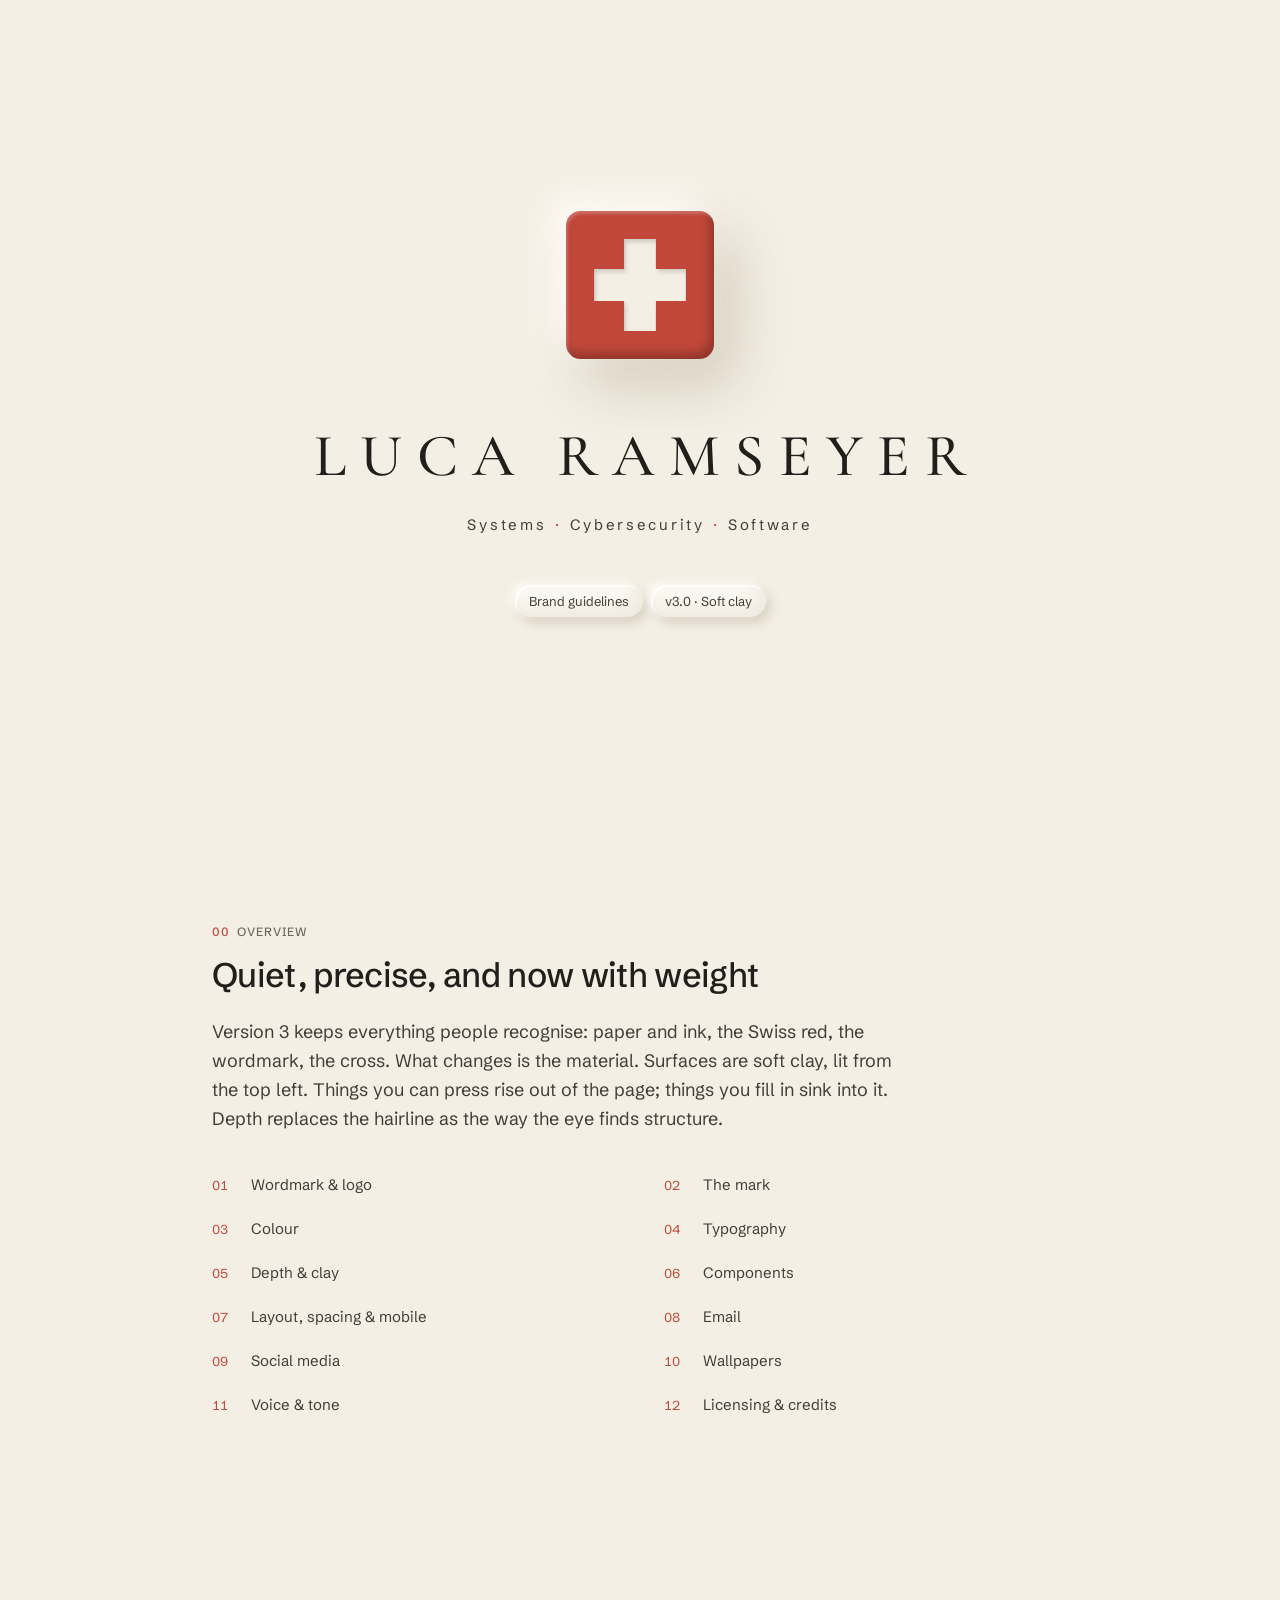
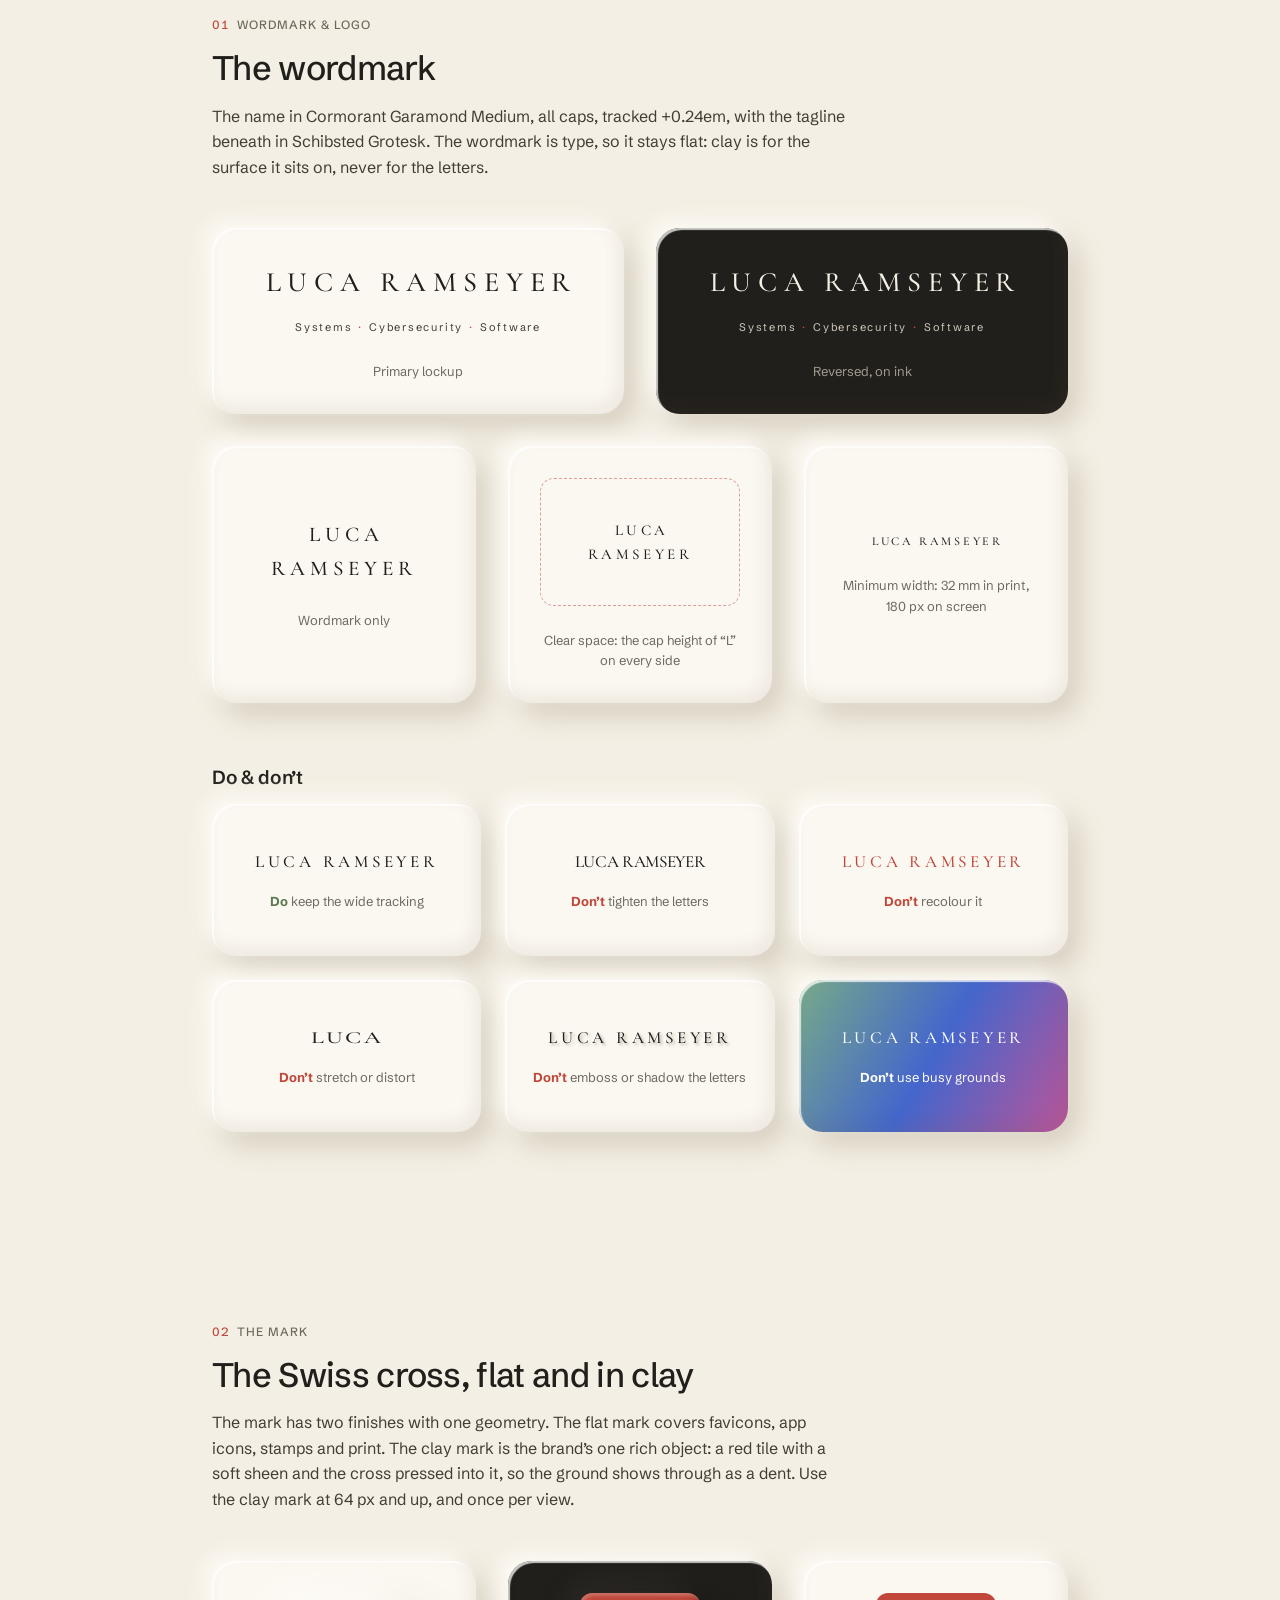
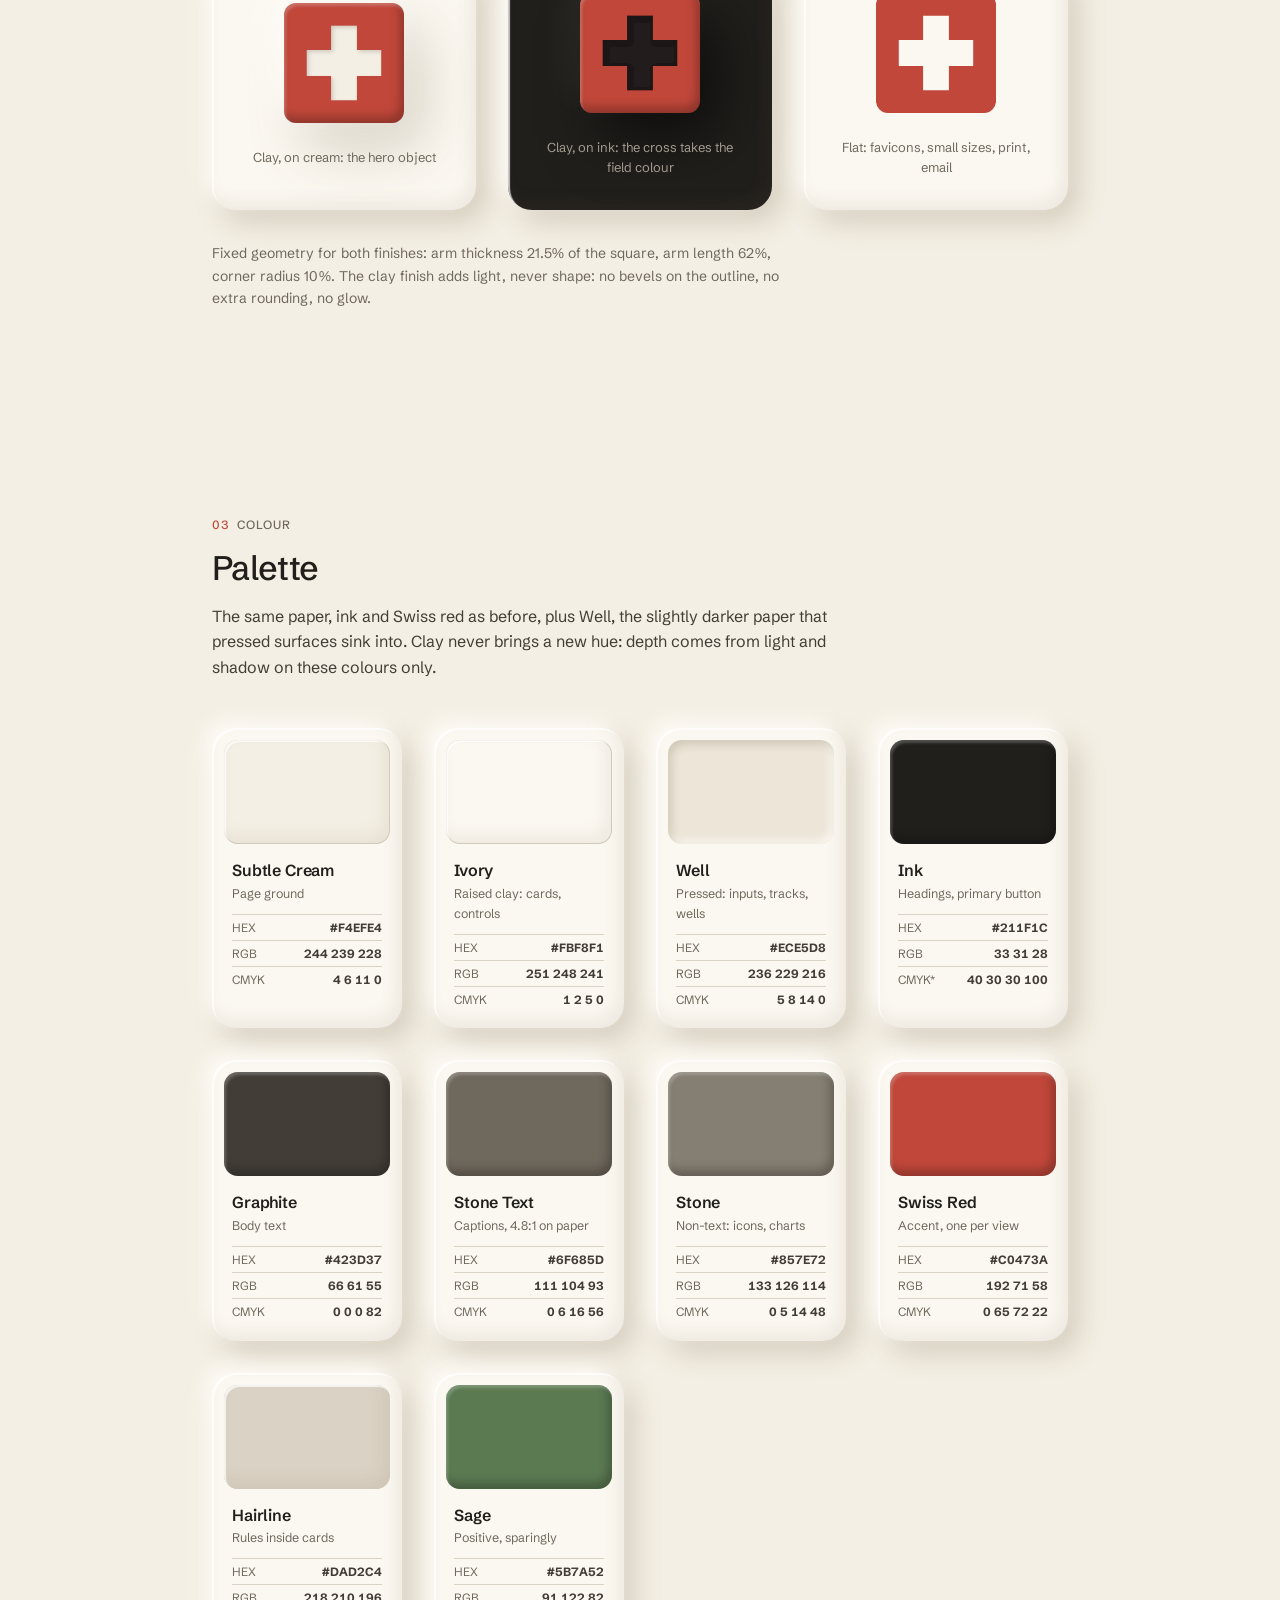
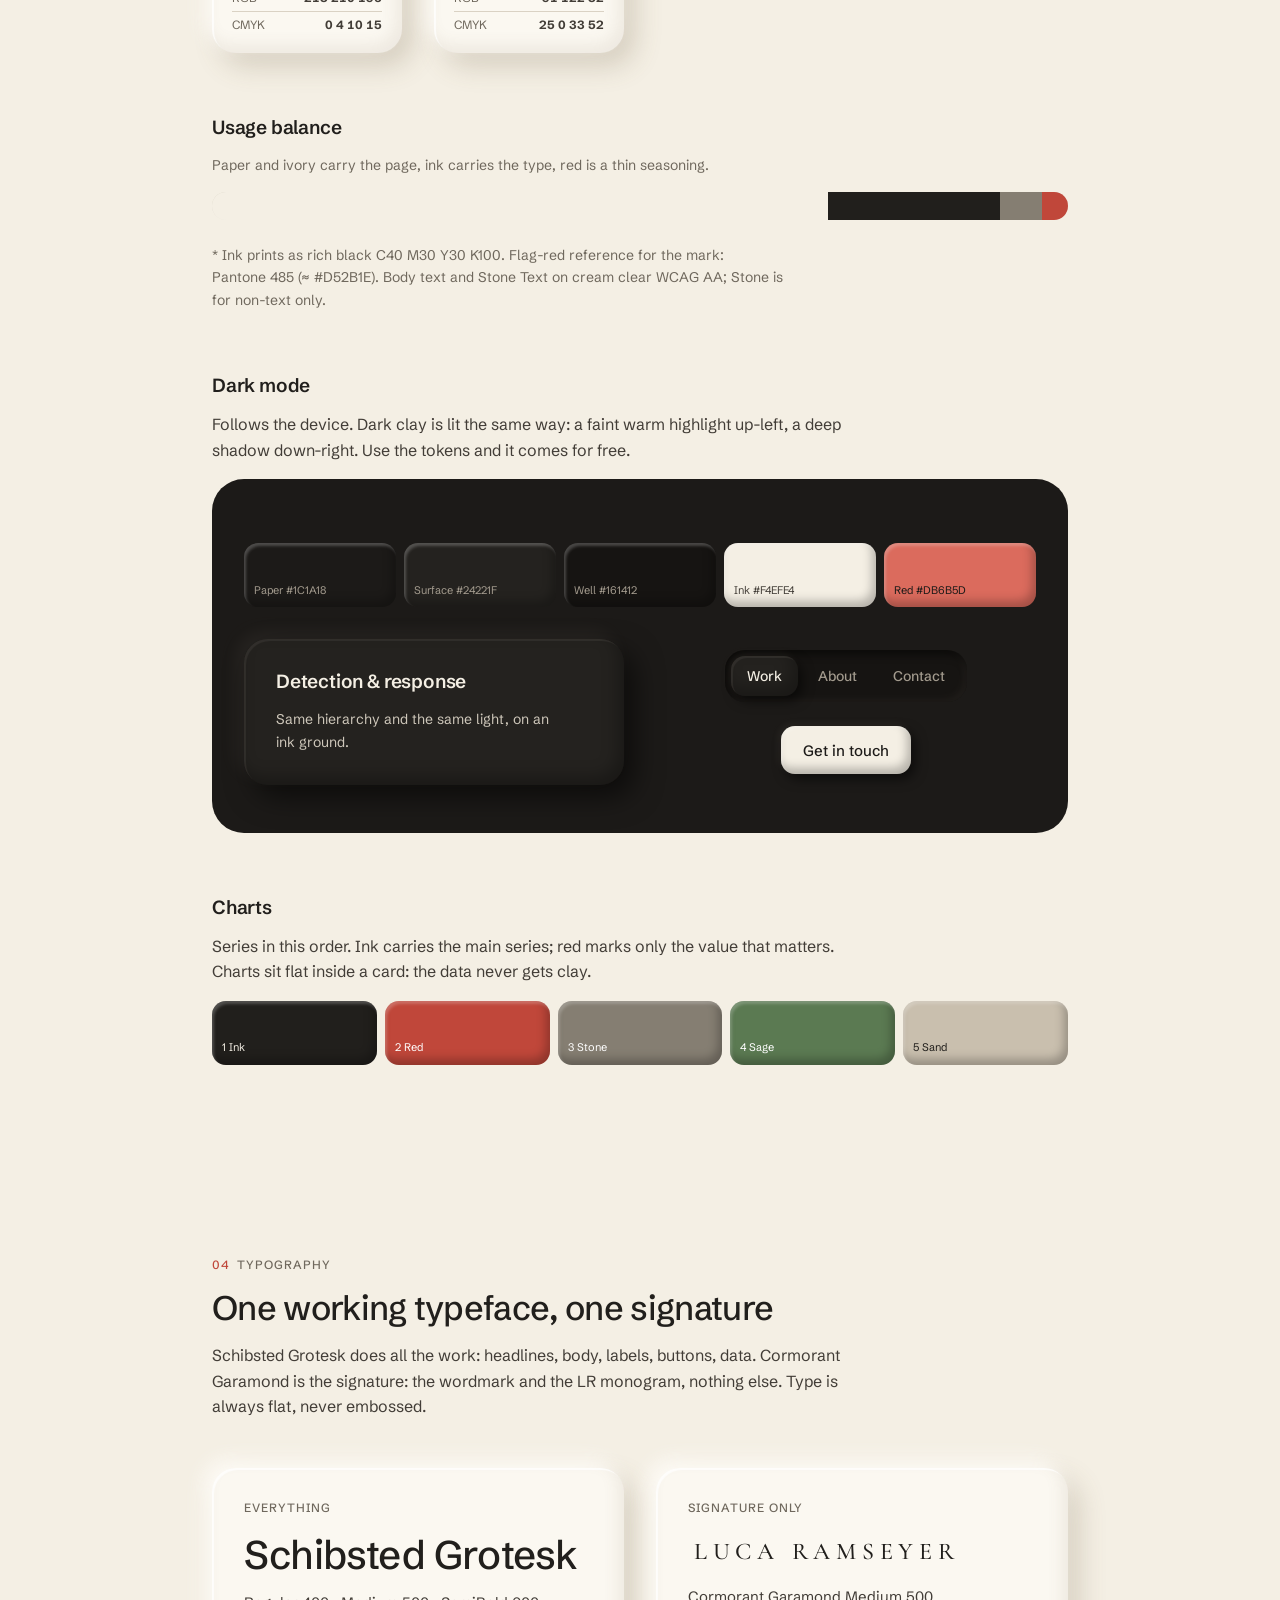
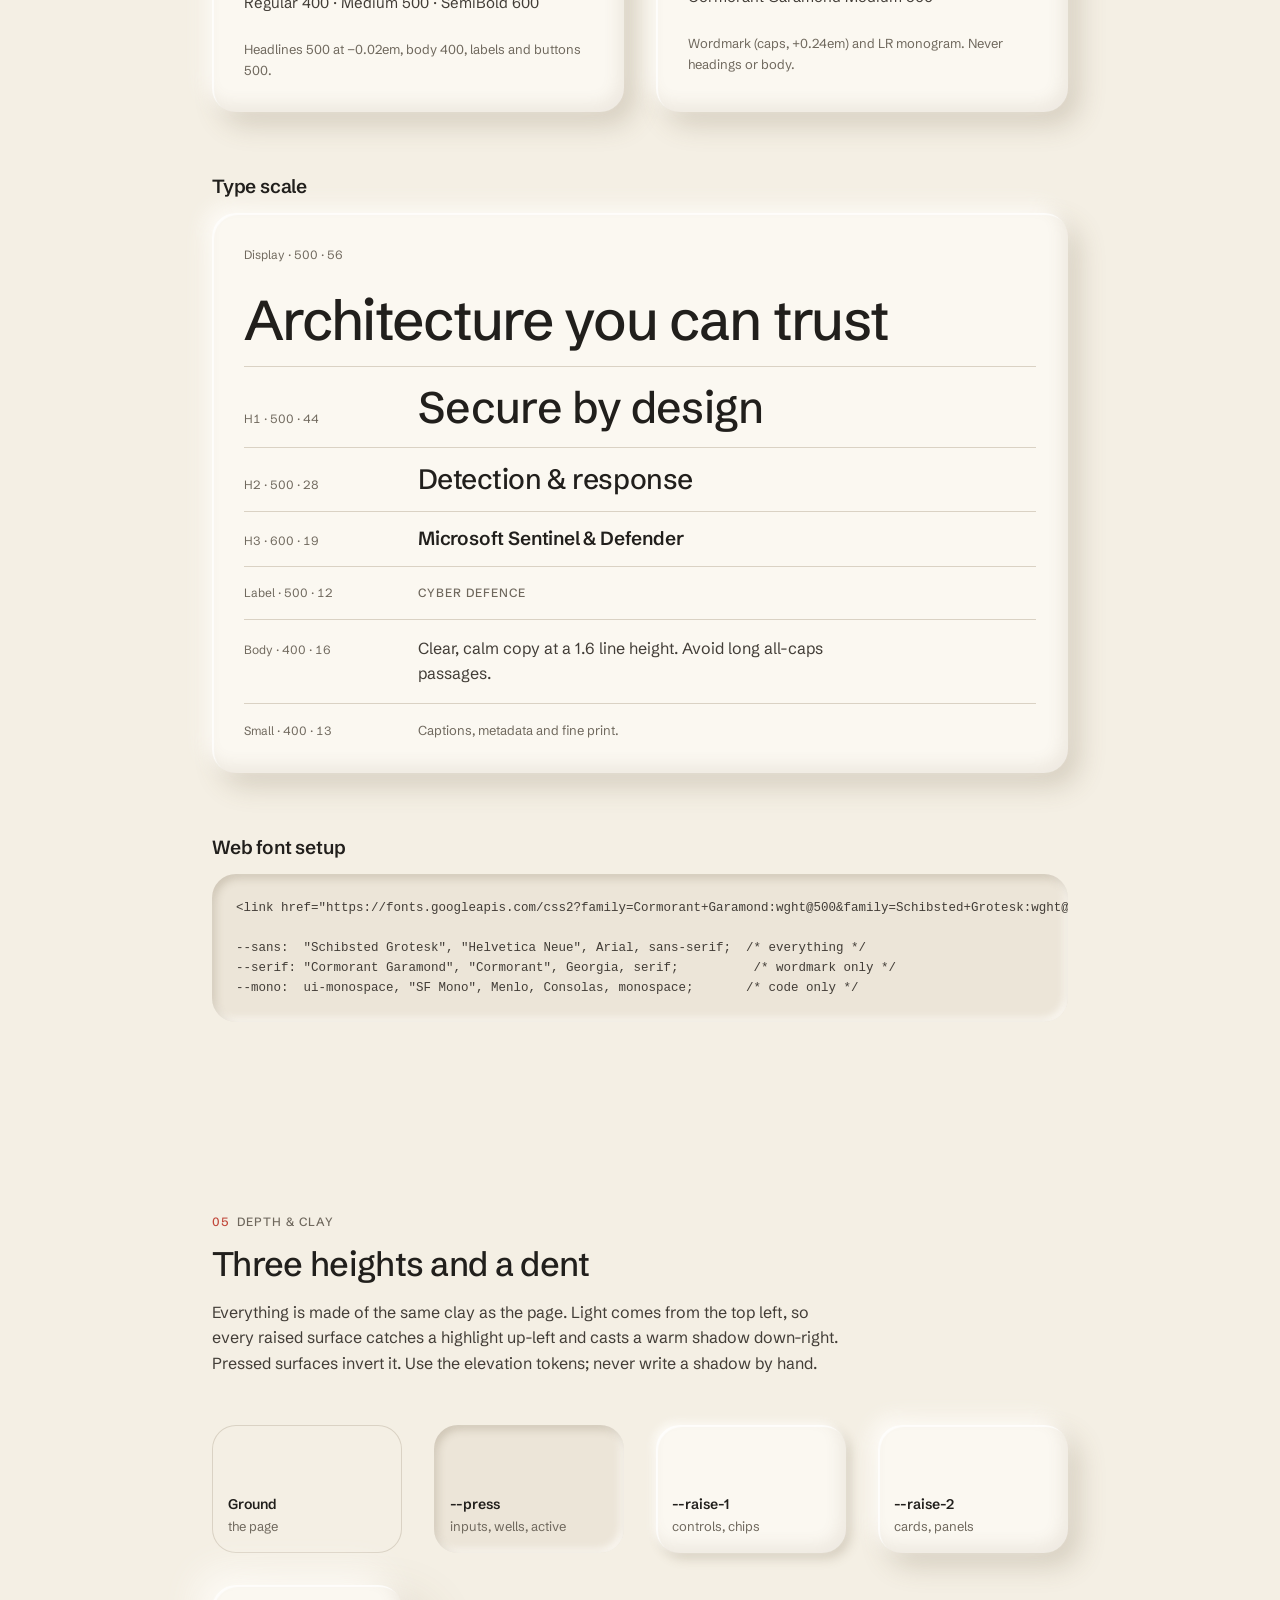
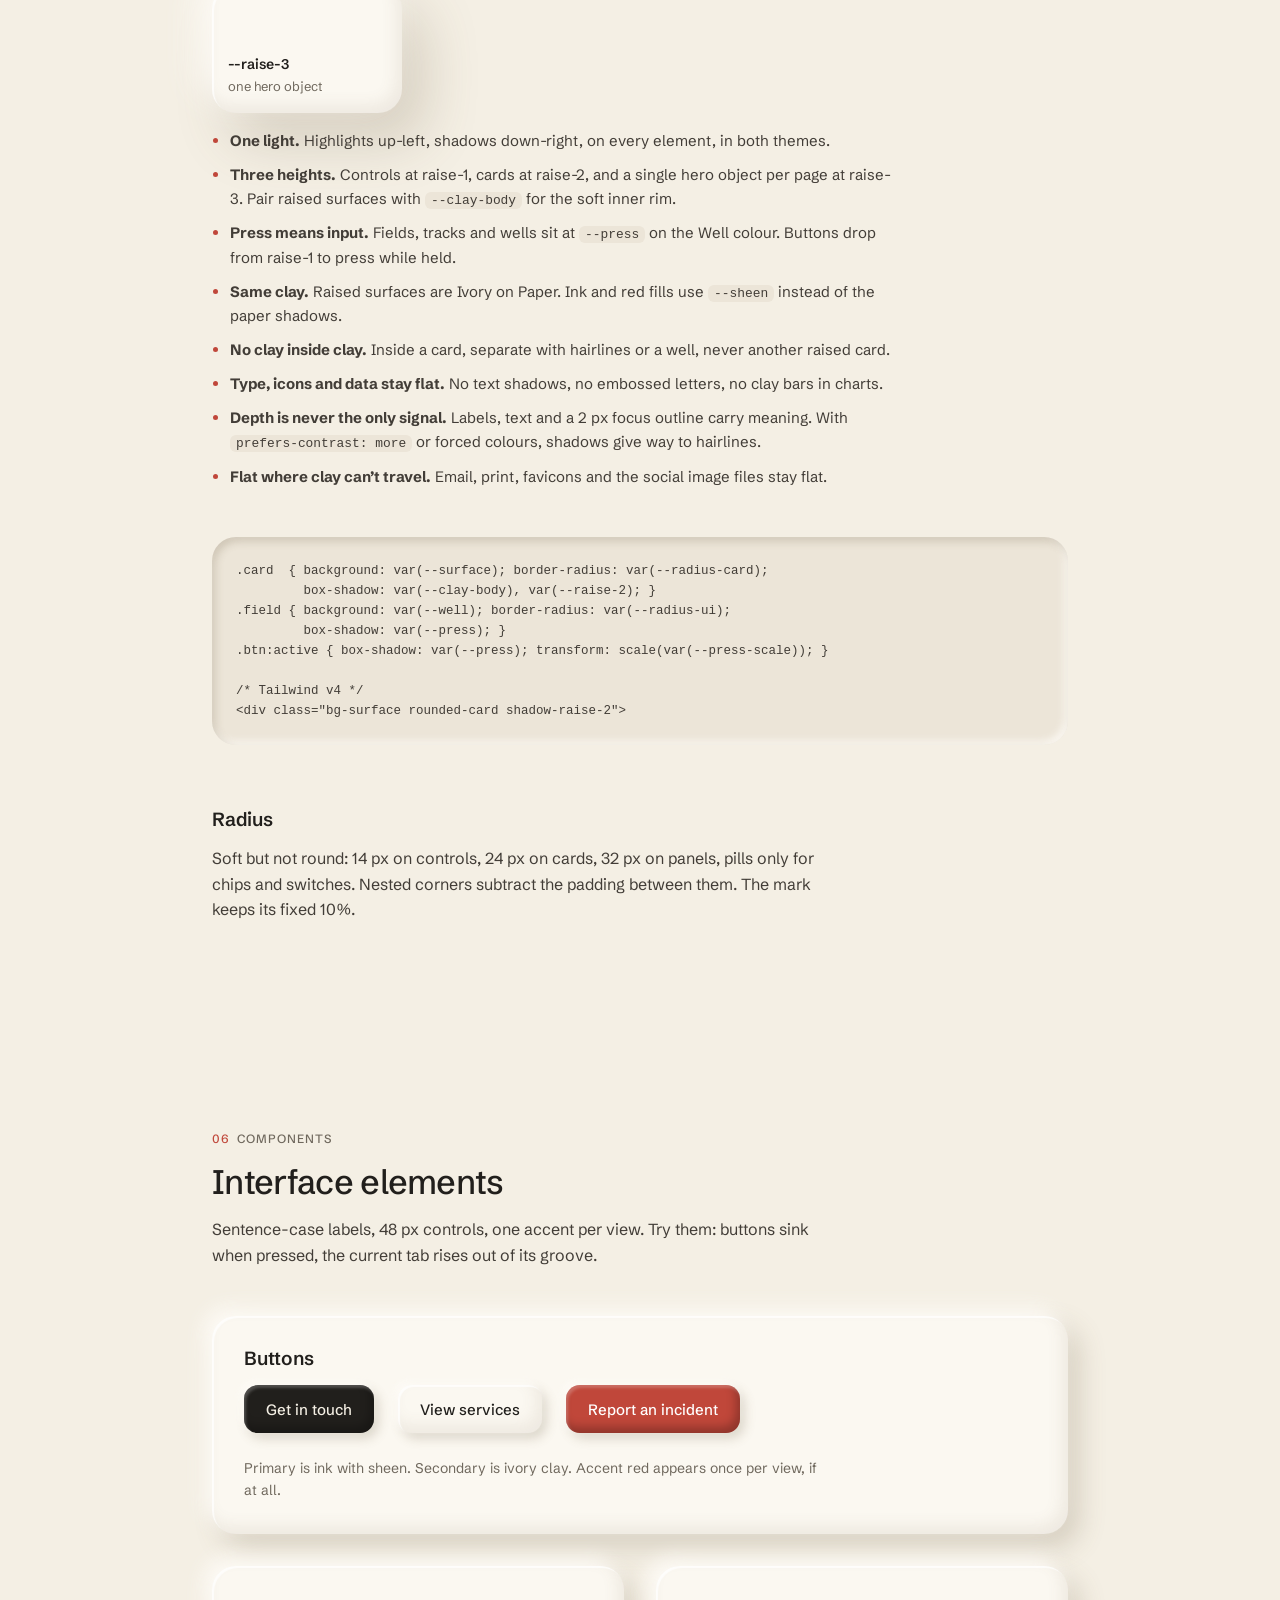
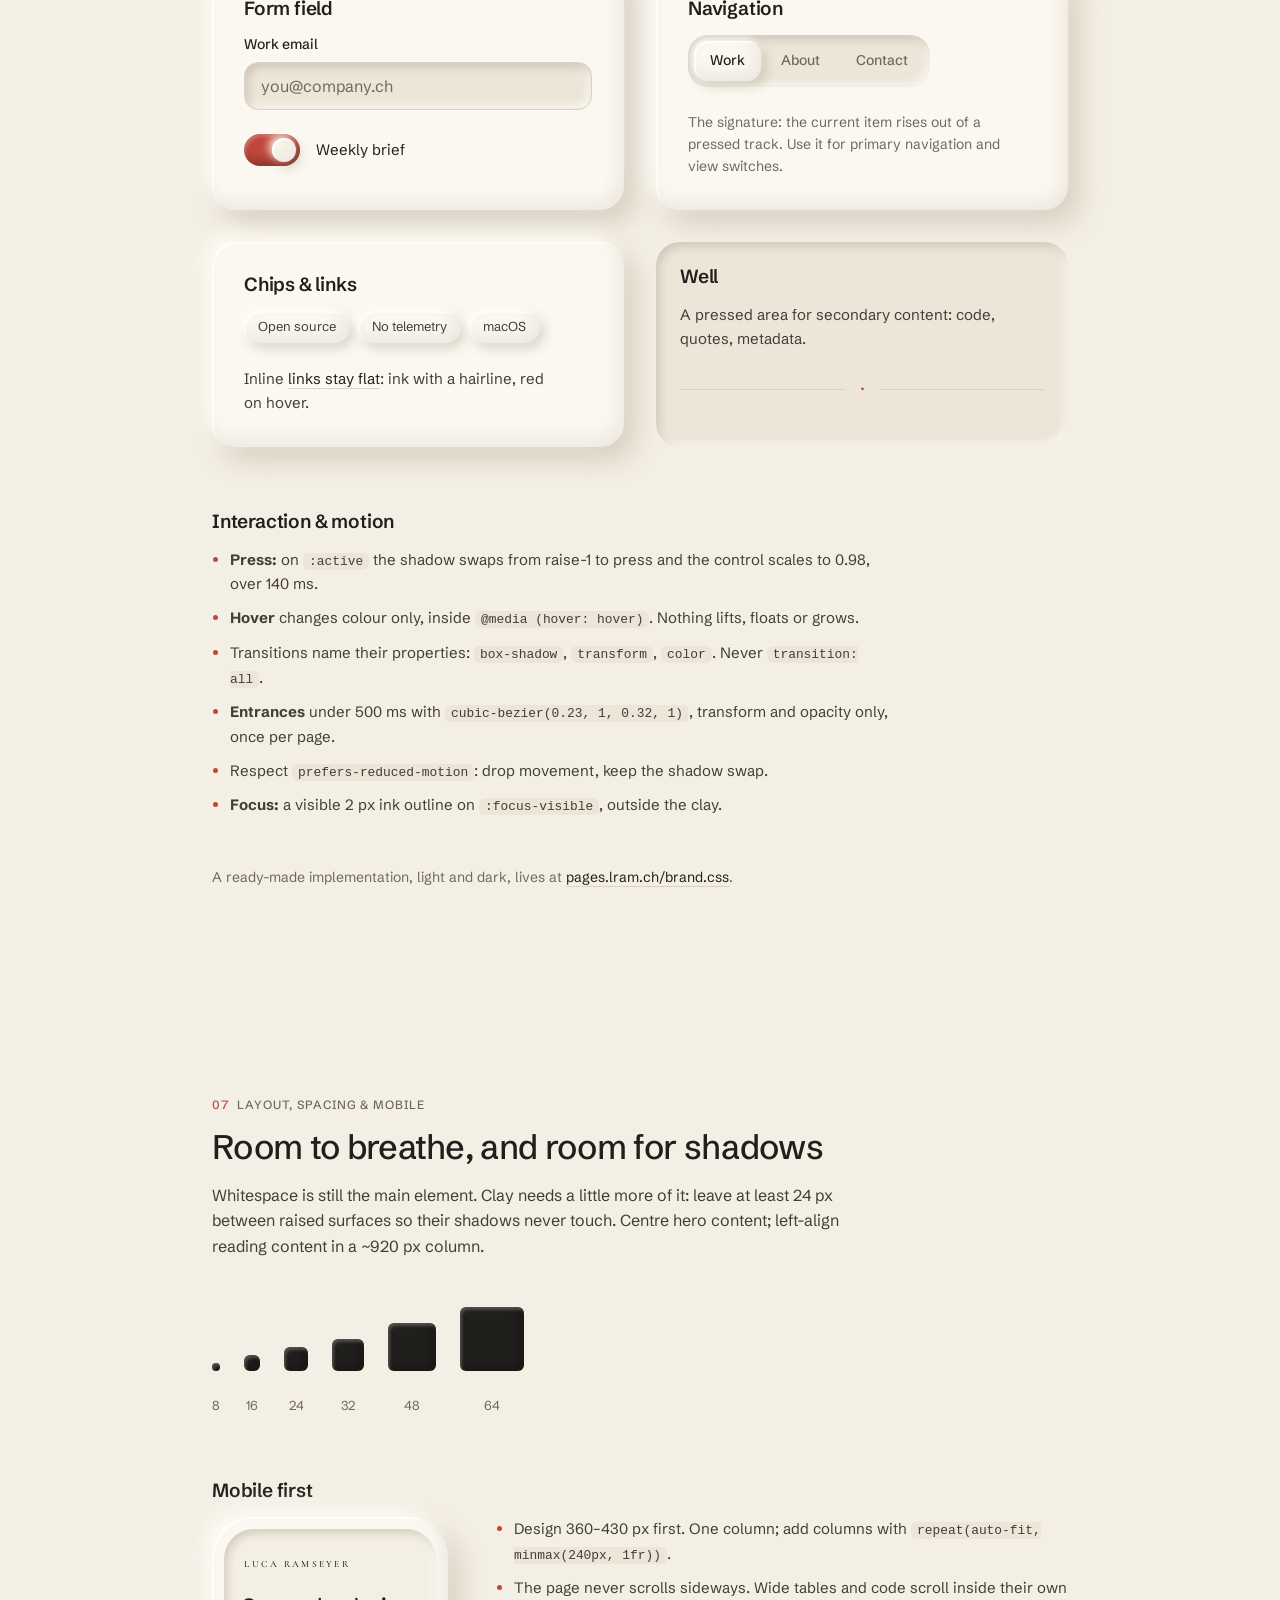
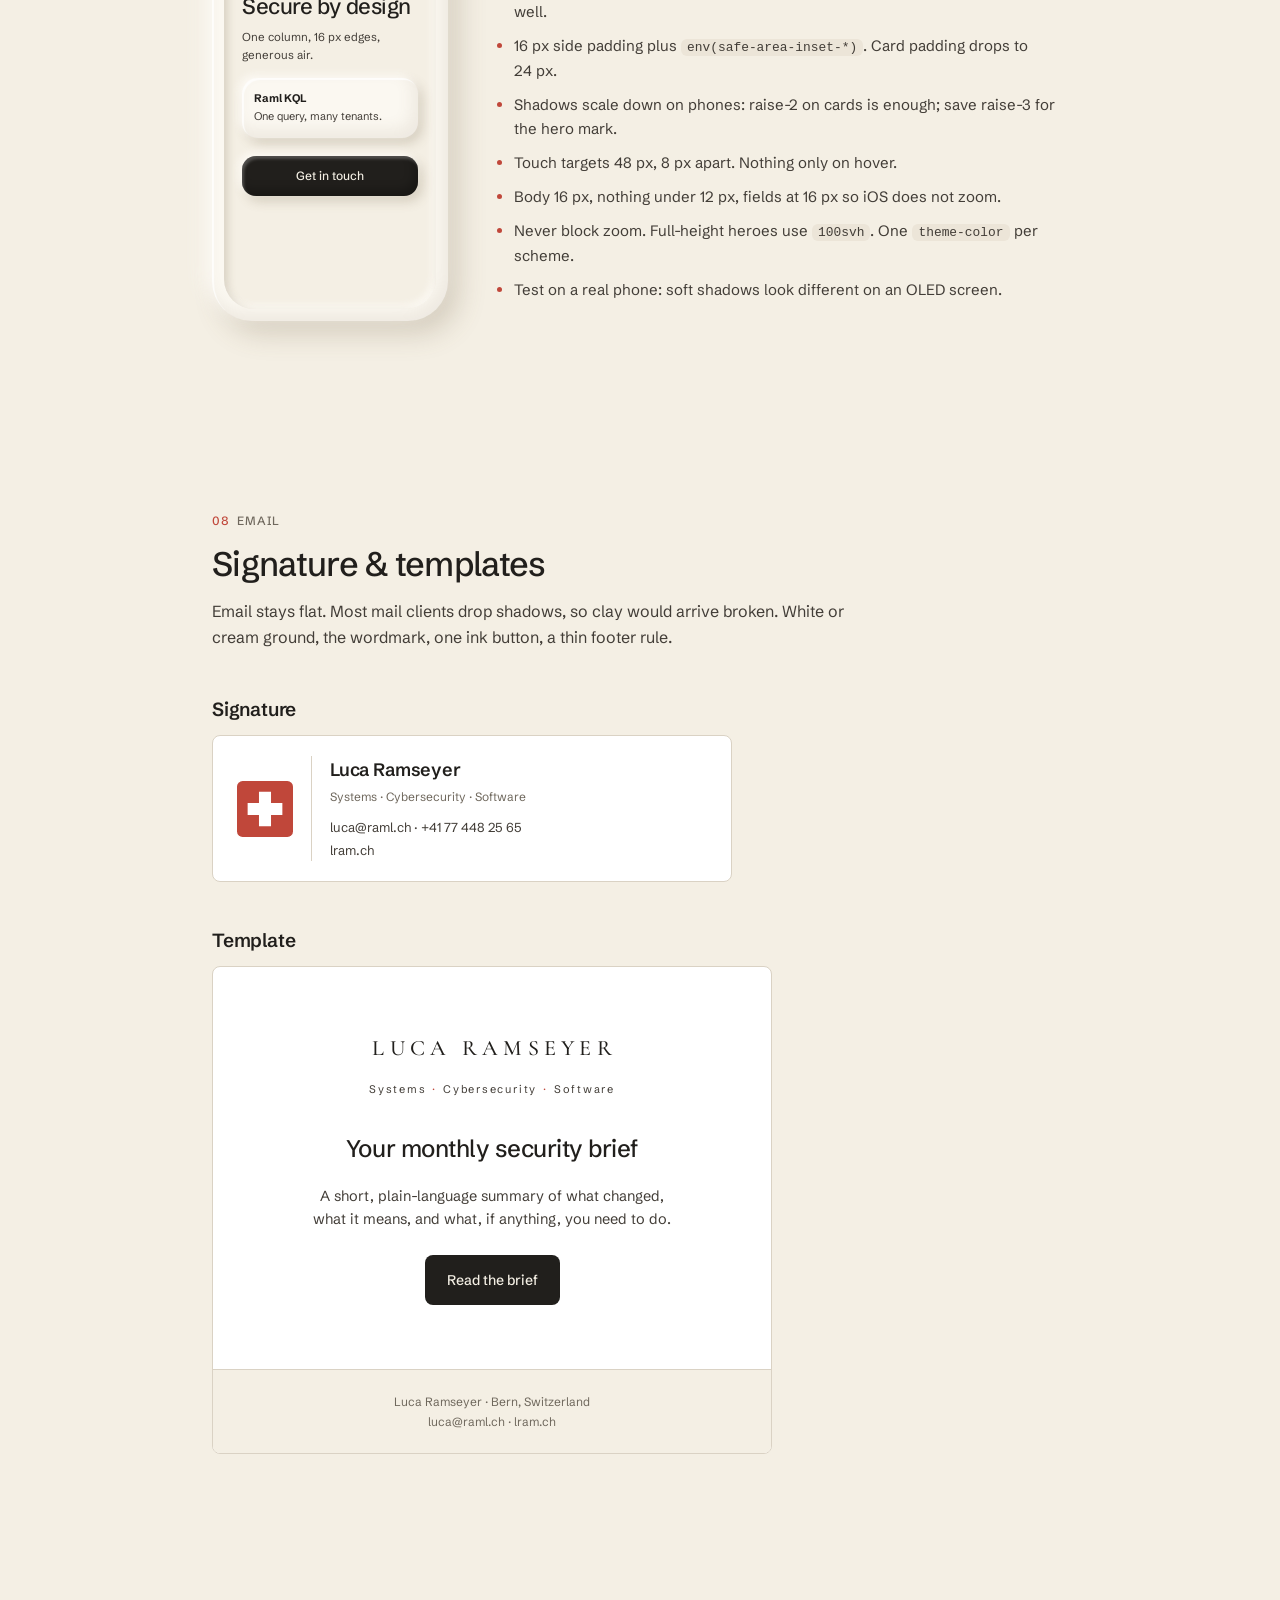
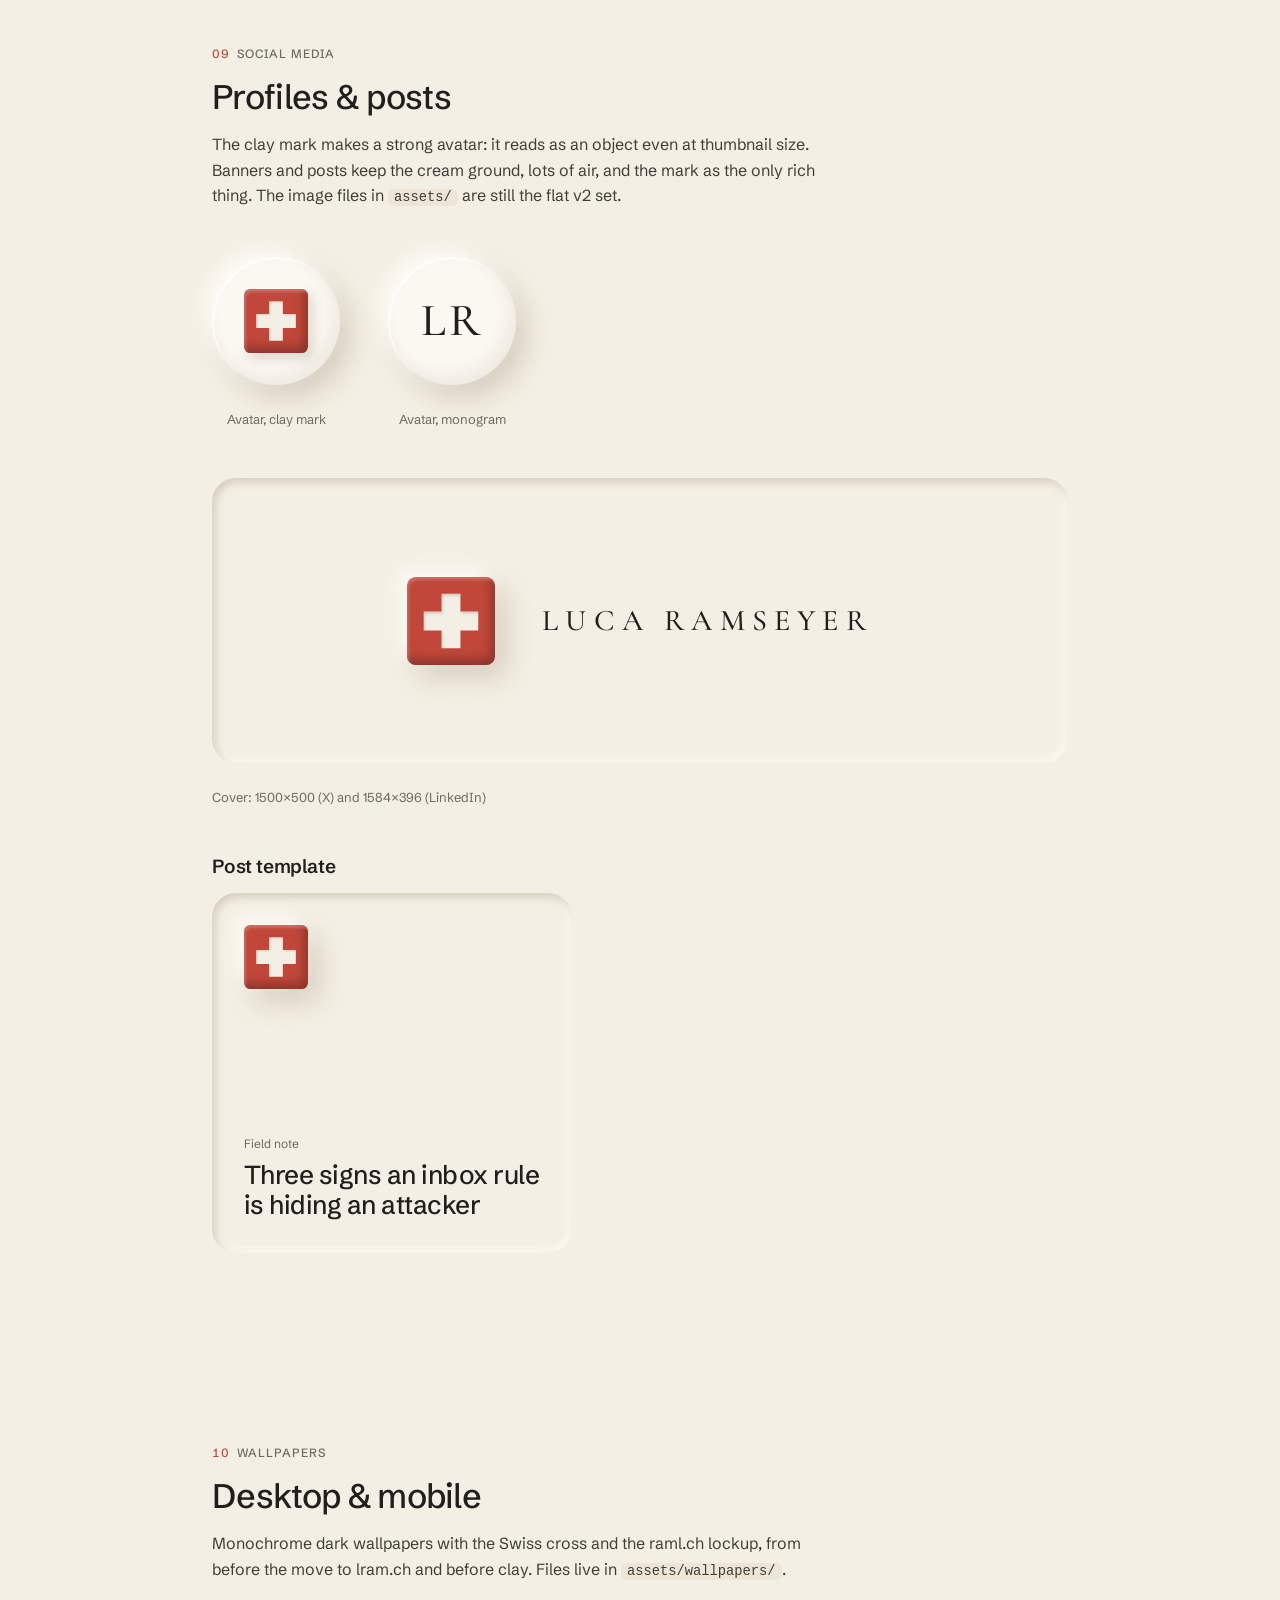
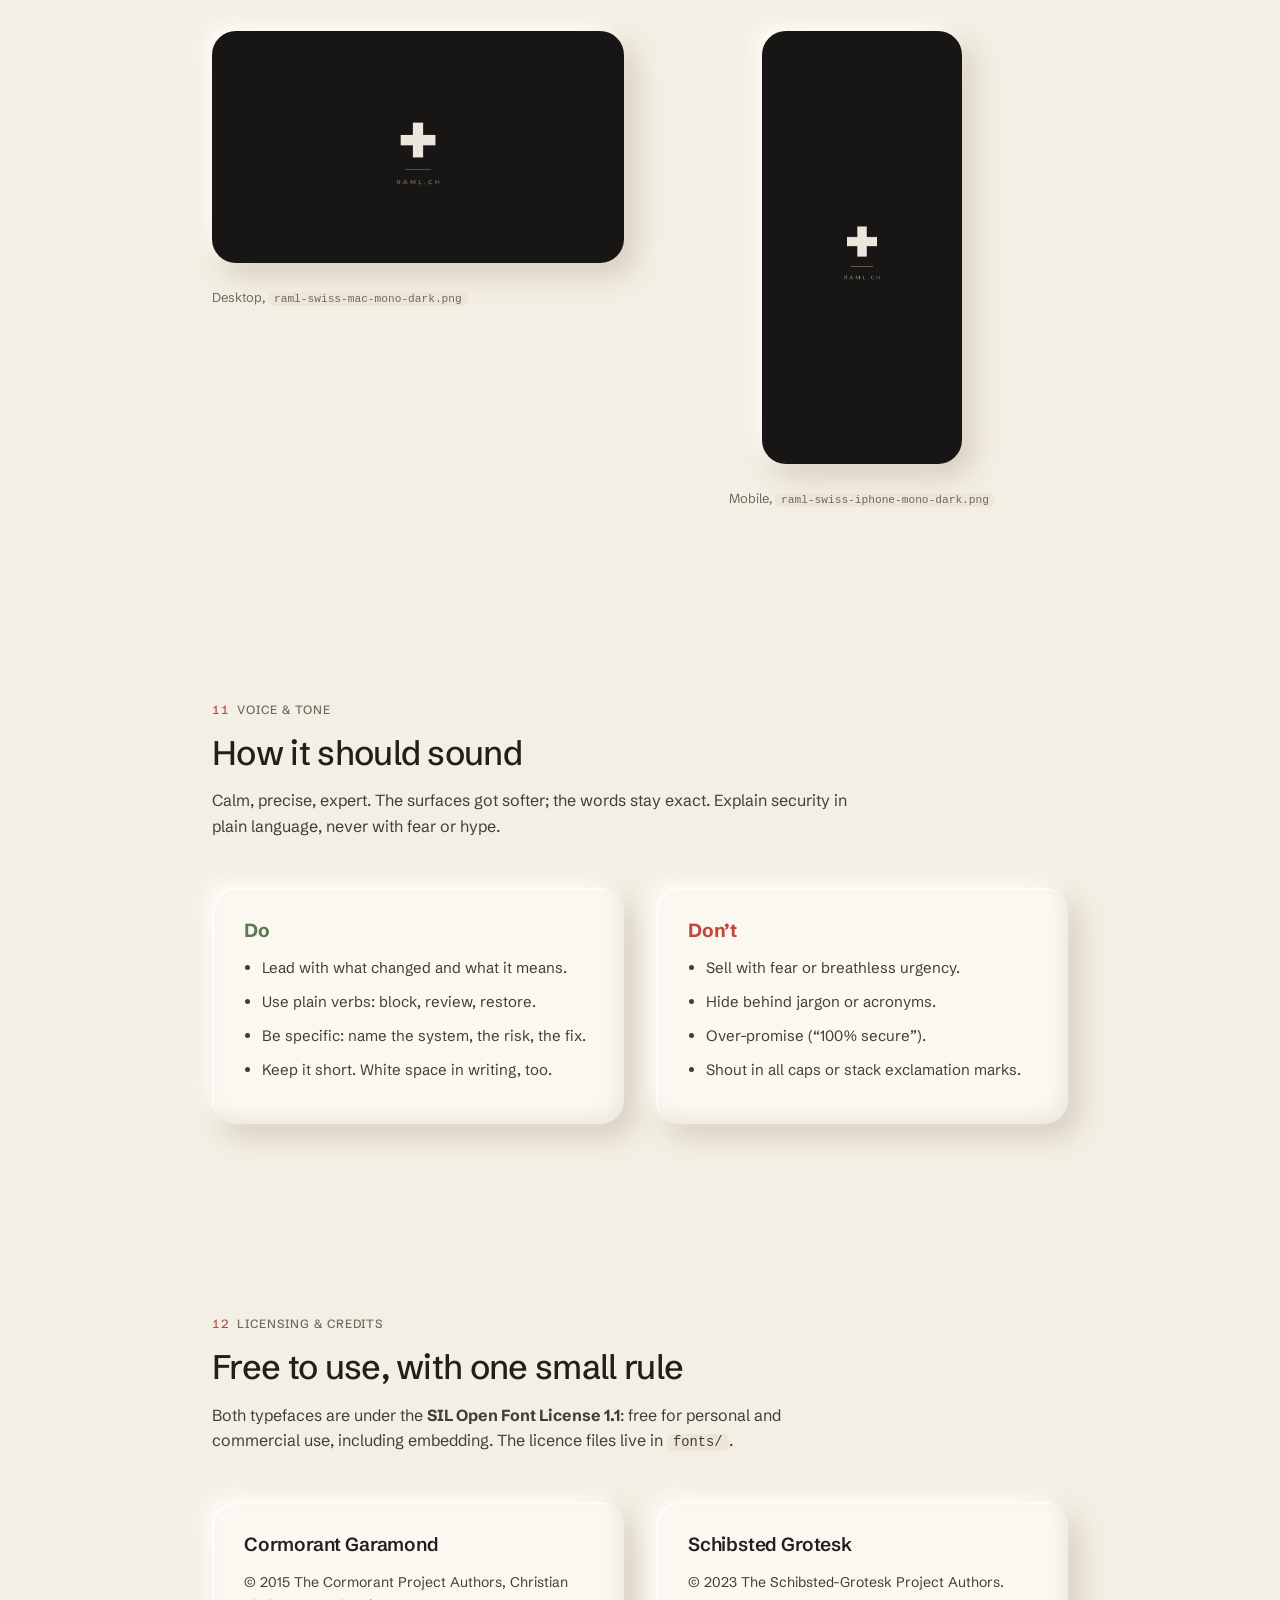
<file: style-guide.html>
<!DOCTYPE html>
<html lang="en">
<head>
<meta charset="utf-8">
<meta name="viewport" content="width=device-width, initial-scale=1, viewport-fit=cover">
<title>Luca Ramseyer — Brand Guidelines</title>
<meta name="description" content="Brand guidelines v3.0 for Luca Ramseyer: soft clay depth on paper and ink, Schibsted Grotesk, one Swiss red accent.">
<meta name="theme-color" content="#F4EFE4">
<link rel="icon" href="assets/favicon.svg" type="image/svg+xml">
<link rel="preconnect" href="https://fonts.googleapis.com">
<link rel="preconnect" href="https://fonts.gstatic.com" crossorigin>
<link href="https://fonts.googleapis.com/css2?family=Cormorant+Garamond:wght@500&family=Schibsted+Grotesk:wght@400;500;600&display=swap" rel="stylesheet">
<style>
  :root{
    /* TOKENS:START — generated from tokens.json by build_tokens.py. Do not edit by hand. */
    --paper:#F4EFE4;
    --surface:#FBF8F1;
    --ink:#211F1C;
    --body:#423D37;
    --muted:#6F685D;
    --stone:#857E72;
    --red:#C0473A;
    --red-deep:#A63B30;
    --line:#DAD2C4;
    --good:#5B7A52;
    --well:#ECE5D8;
    --serif:'Cormorant Garamond', 'Cormorant', Georgia, 'Times New Roman', serif;
    --sans:'Schibsted Grotesk', 'Helvetica Neue', Arial, sans-serif;
    --mono:ui-monospace, 'SF Mono', Menlo, Consolas, monospace;
    --chart-1:#211F1C;
    --chart-2:#C0473A;
    --chart-3:#857E72;
    --chart-4:#5B7A52;
    --chart-5:#C9BFAE;
    --text-display:56px;
    --text-h1:44px;
    --text-h2:28px;
    --text-h3:19px;
    --text-body:16px;
    --text-small:13px;
    --text-label:12px;
    --tracking-wordmark:0.24em;
    --tracking-display:-0.03em;
    --tracking-heading:-0.02em;
    --tracking-label:0.08em;
    --leading-body:1.6;
    --leading-tight:1.1;
    --weight-body:400;
    --weight-heading:500;
    --weight-strong:600;
    --s1:8px;
    --s2:16px;
    --s3:24px;
    --s4:32px;
    --s5:48px;
    --s6:64px;
    --s7:96px;
    --radius-ui:14px;
    --radius-card:24px;
    --radius-panel:32px;
    --radius-pill:999px;
    --clay-hi:rgb(255 253 248 / 0.9);
    --clay-lo:rgb(110 92 64 / 0.24);
    --clay-rim:rgb(255 255 255 / 0.75);
    --clay-shade:rgb(110 92 64 / 0.09);
    --raise-1:-3px -3px 8px var(--clay-hi), 4px 5px 12px var(--clay-lo);
    --raise-2:-8px -8px 20px var(--clay-hi), 10px 12px 28px var(--clay-lo);
    --raise-3:-14px -14px 36px var(--clay-hi), 20px 26px 56px var(--clay-lo);
    --press:inset 3px 4px 8px var(--clay-lo), inset -3px -3px 8px var(--clay-hi);
    --clay-body:inset 2px 2px 1px var(--clay-rim), inset -6px -8px 16px var(--clay-shade);
    --sheen:inset 2px 3px 3px rgb(255 255 255 / 0.22), inset -4px -6px 10px rgb(0 0 0 / 0.25);
    --motion-fast:200ms;
    --motion-press:140ms;
    --motion-enter:500ms;
    --ease-out:cubic-bezier(0.23, 1, 0.32, 1);
    --press-scale:0.98;
    --maxw:920px;
    /* TOKENS:END */
  }

  /* The guide stays light so colour samples read true; the dark theme is shown in its own panel. */
  *{ box-sizing:border-box; }
  html{ -webkit-text-size-adjust:100%; -webkit-tap-highlight-color:transparent; }
  body{
    margin:0; background:var(--paper); color:var(--body);
    font:400 16px/1.6 var(--sans);
    -webkit-font-smoothing:antialiased; text-rendering:optimizeLegibility;
  }
  .wrap{ max-width:var(--maxw); margin:0 auto; padding:0 var(--s4); }
  code{ font-family:var(--mono); font-size:.86em; background:var(--well); border-radius:6px; padding:1px 6px; }

  /* ---------- type ---------- */
  .eyebrow{ font:500 12px/1.4 var(--sans); letter-spacing:.08em; text-transform:uppercase; color:var(--muted); margin:0 0 var(--s2); }
  .eyebrow .num{ color:var(--red); margin-right:.6em; font-variant-numeric:tabular-nums; }
  h1,h2,h3{ font-family:var(--sans); color:var(--ink); font-weight:500; margin:0; letter-spacing:-.02em; line-height:1.1; text-wrap:balance; }
  h2{ font-size:clamp(26px,4vw,34px); }
  h3{ font-size:19px; font-weight:600; letter-spacing:-.01em; margin:0 0 var(--s2); }
  p{ margin:0 0 var(--s2); max-width:64ch; text-wrap:pretty; }
  .lead{ font-size:18px; }
  .note{ font-size:14px; color:var(--muted); }
  a{ color:var(--ink); text-decoration:none; border-bottom:1px solid var(--line); transition:color 200ms, border-color 200ms; }
  @media (hover:hover){ a:hover{ color:var(--red); border-color:var(--red); } }
  :focus-visible{ outline:2px solid var(--ink); outline-offset:3px; }
  .sep{ color:var(--red); padding:0 .55em; }

  /* ---------- clay primitives (mirror pages.lram.ch/brand.css) ---------- */
  .card{ background:var(--surface); border-radius:var(--radius-card); padding:var(--s4); box-shadow:var(--clay-body), var(--raise-2); }
  .well{ background:var(--well); border-radius:var(--radius-card); padding:var(--s3); box-shadow:var(--press); }
  .btn{
    display:inline-flex; align-items:center; justify-content:center; gap:.5em;
    min-height:48px; padding:0 22px; border:0; border-radius:var(--radius-ui);
    font:500 15px/1 var(--sans); color:var(--ink); background:var(--surface); cursor:pointer;
    box-shadow:var(--clay-body), var(--raise-1);
    transition:box-shadow var(--motion-press) var(--ease-out), transform var(--motion-press) var(--ease-out), background-color 200ms;
    touch-action:manipulation; user-select:none; -webkit-user-select:none;
  }
  .btn, .btn:hover{ border-bottom:0; }
  .btn:active{ box-shadow:var(--press); transform:scale(var(--press-scale)); }
  .btn-primary{ background:var(--ink); color:var(--paper); box-shadow:var(--sheen), var(--raise-1); }
  .btn-accent{ background:var(--red); color:#fff; box-shadow:var(--sheen), var(--raise-1); }
  @media (hover:hover){
    .btn:hover{ color:var(--ink); }
    .btn-primary:hover{ color:var(--paper); background:var(--body); }
    .btn-accent:hover{ color:#fff; background:var(--red-deep); }
  }
  .btn-primary:active,.btn-accent:active{ box-shadow:var(--sheen), inset 3px 4px 8px rgb(0 0 0 / .3); }
  .field{
    display:block; width:100%; max-width:360px; min-height:48px; padding:0 16px;
    font:400 16px/1 var(--sans); color:var(--ink); background:var(--well);
    border:1px solid var(--line); border-radius:var(--radius-ui); box-shadow:var(--press);
  }
  .field::placeholder{ color:var(--muted); }
  .field:focus-visible{ outline:2px solid var(--ink); outline-offset:2px; }
  .label{ display:block; font:500 14px/1.4 var(--sans); color:var(--ink); margin-bottom:var(--s1); }
  .chip{ display:inline-flex; align-items:center; min-height:32px; padding:0 14px; border-radius:var(--radius-pill); background:var(--surface); font-size:13px; color:var(--body); box-shadow:var(--clay-body), var(--raise-1); }
  /* Segmented track: the active item rises out of a pressed groove. The signature. */
  .seg{ display:inline-flex; gap:4px; padding:6px; border-radius:20px; background:var(--well); box-shadow:var(--press); }
  .seg a{ display:inline-flex; align-items:center; min-height:40px; padding:0 16px; border:0; border-radius:var(--radius-ui); font-size:14px; font-weight:500; color:var(--muted); transition:color 200ms, background-color 200ms, box-shadow var(--motion-press) var(--ease-out); }
  .seg a[aria-current]{ background:var(--surface); color:var(--ink); box-shadow:var(--clay-body), var(--raise-1); }
  @media (hover:hover){ .seg a:hover{ color:var(--ink); } }
  .switch{ position:relative; display:inline-flex; align-items:center; gap:var(--s2); cursor:pointer; font-size:15px; color:var(--ink); }
  .switch input{ position:absolute; opacity:0; width:1px; height:1px; }
  .switch .track{ width:56px; height:32px; border-radius:var(--radius-pill); background:var(--well); box-shadow:var(--press); position:relative; transition:background-color 200ms; }
  .switch .track::after{ content:""; position:absolute; top:4px; left:4px; width:24px; height:24px; border-radius:50%; background:var(--surface); box-shadow:var(--clay-body), var(--raise-1); transition:transform var(--motion-fast) var(--ease-out); }
  .switch input:checked + .track{ background:var(--red); box-shadow:var(--sheen); }
  .switch input:checked + .track::after{ transform:translateX(24px); }
  .switch input:focus-visible + .track{ outline:2px solid var(--ink); outline-offset:3px; }

  /* The clay mark: same geometry as the flat mark, pressed out of red clay. 64px and up only. */
  .clay-mark{ --size:120px; width:var(--size); height:var(--size); flex:none; border-radius:10%; background:var(--red); color:var(--paper); box-shadow:var(--sheen), var(--raise-3); }
  .clay-mark svg{ display:block; width:100%; height:100%; }

  /* ---------- hero ---------- */
  .hero{ min-height:92svh; display:flex; flex-direction:column; align-items:center; justify-content:center; text-align:center; padding:var(--s7) var(--s4); }
  .hero .clay-mark{ --size:clamp(104px,16vw,148px); margin-bottom:var(--s6); }
  .wordmark{ font-family:var(--serif); font-weight:500; color:var(--ink); letter-spacing:.24em; text-indent:.24em; margin:0; }
  .hero .wordmark{ font-size:clamp(30px,7vw,60px); line-height:1.1; }
  .hero .tagline{ font-size:clamp(12px,1.6vw,15px); letter-spacing:.18em; color:var(--body); margin-top:var(--s3); }
  .hero .docline{ display:inline-flex; flex-wrap:wrap; justify-content:center; gap:var(--s1); margin-top:var(--s5); }
  .fade{ opacity:0; transform:translateY(8px); animation:rise var(--motion-enter) var(--ease-out) forwards; }
  .fade.d2{ animation-delay:.08s; } .fade.d3{ animation-delay:.16s; } .fade.d4{ animation-delay:.24s; }
  @keyframes rise{ to{ opacity:1; transform:none; } }

  /* ---------- sections ---------- */
  section{ padding:var(--s7) 0; scroll-margin-top:var(--s4); }
  .section-head{ margin-bottom:var(--s5); }
  .section-head h2{ margin-top:var(--s1); }
  .section-head .desc{ margin-top:var(--s2); }
  .grid{ display:grid; gap:var(--s4); grid-template-columns:repeat(auto-fit,minmax(240px,1fr)); }
  .center{ display:flex; flex-direction:column; align-items:center; justify-content:center; text-align:center; }
  .caption{ font-size:13px; color:var(--muted); margin-top:var(--s3); }
  .mt5{ margin-top:var(--s5); } .mt6{ margin-top:var(--s6); }

  /* ---------- contents ---------- */
  .toc{ display:grid; grid-template-columns:repeat(2,1fr); gap:4px var(--s5); margin-top:var(--s4); }
  .toc a{ border:0; display:flex; align-items:baseline; gap:var(--s2); min-height:40px; padding:8px 0; font-size:15px; color:var(--body); }
  @media (hover:hover){ .toc a:hover{ color:var(--red); } }
  .toc .n{ font-size:13px; font-variant-numeric:tabular-nums; color:var(--red); min-width:1.8em; }

  /* ---------- logo ---------- */
  .wm-lg{ font-size:28px; } .wm-md{ font-size:21px; } .wm-sm{ font-size:15px; }
  .wm-tag{ font-size:11px; letter-spacing:.16em; color:var(--body); margin-top:14px; }
  .on-ink{ background:var(--ink); --clay-rim:rgb(255 244 228 / .07); --clay-shade:rgb(0 0 0 / .28); }
  .on-ink > *{ --clay-hi:rgb(255 238 214 / .05); --clay-lo:rgb(0 0 0 / .55); }
  .on-ink .wordmark{ color:var(--paper); } .on-ink .wm-tag{ color:#CFC8BB; } .on-ink .caption{ color:#A39B8E; }
  .clearspace{ position:relative; display:inline-block; padding:40px; }
  .clearspace::before{ content:""; position:absolute; inset:0; border:1px dashed var(--red); border-radius:var(--radius-ui); opacity:.5; }
  .dd{ display:grid; gap:var(--s3); grid-template-columns:repeat(auto-fit,minmax(200px,1fr)); }
  .dd .card{ min-height:152px; padding:var(--s3); }
  .dd .tag{ font-size:13px; margin-top:var(--s2); color:var(--muted); }
  .dd .yes .tag b{ color:var(--good); } .dd .no .tag b{ color:var(--red); }
  .badwm{ font-family:var(--serif); font-weight:500; color:var(--ink); font-size:17px; letter-spacing:.22em; }

  /* ---------- colour ---------- */
  .swatches{ display:grid; gap:var(--s4); grid-template-columns:repeat(auto-fit,minmax(176px,1fr)); }
  .sw{ padding:12px; }
  .sw .chipc{ height:104px; border-radius:14px; box-shadow:var(--sheen); }
  .sw .chipc.soft{ box-shadow:var(--clay-body), inset 0 0 0 1px var(--line); }
  .sw .info{ padding:14px 8px 4px; }
  .sw .name{ font-size:16px; font-weight:600; color:var(--ink); letter-spacing:-.01em; }
  .sw .role{ font-size:12.5px; color:var(--muted); margin-bottom:10px; }
  .sw .val{ display:flex; justify-content:space-between; gap:8px; padding:3px 0; font-size:12px; font-variant-numeric:tabular-nums; border-top:1px solid var(--line); }
  .sw .val span{ color:var(--muted); }
  .ratio{ display:flex; height:28px; border-radius:var(--radius-pill); overflow:hidden; box-shadow:var(--press); }
  .ratio i{ display:block; }
  .strip{ display:flex; gap:var(--s1); flex-wrap:wrap; margin-top:var(--s2); }
  .strip i{ flex:1 1 92px; height:64px; border-radius:14px; display:flex; align-items:flex-end; padding:8px 10px; font-style:normal; font-size:11px; box-shadow:var(--sheen); }

  /* dark panel: real dark tokens, scoped */
  .dark{ --paper:#1C1A18; --surface:#24221F; --well:#161412; --ink:#F4EFE4; --body:#CFC8BB; --muted:#A39B8E; --red:#DB6B5D; --red-deep:#E58478; --line:#36332E;
    --clay-hi:rgb(255 238 214 / .05); --clay-lo:rgb(0 0 0 / .55); --clay-rim:rgb(255 244 228 / .07); --clay-shade:rgb(0 0 0 / .28);
    background:var(--paper); color:var(--body); border-radius:var(--radius-panel); padding:var(--s5) var(--s4); }
  .dark h3{ color:var(--ink); }
  /* Elevation tokens resolve their var(--clay-*) where declared, so a scoped theme re-declares them */
  .dark, .on-ink > *{ --raise-1:-3px -3px 8px var(--clay-hi), 4px 5px 12px var(--clay-lo); --raise-2:-8px -8px 20px var(--clay-hi), 10px 12px 28px var(--clay-lo); --raise-3:-14px -14px 36px var(--clay-hi), 20px 26px 56px var(--clay-lo); --press:inset 3px 4px 8px var(--clay-lo), inset -3px -3px 8px var(--clay-hi); --clay-body:inset 2px 2px 1px var(--clay-rim), inset -6px -8px 16px var(--clay-shade); --sheen:inset 2px 3px 3px rgb(255 255 255 / 0.22), inset -4px -6px 10px rgb(0 0 0 / 0.25); }

  /* ---------- depth ---------- */
  .levels{ display:grid; gap:var(--s4); grid-template-columns:repeat(auto-fit,minmax(150px,1fr)); }
  .lvl{ height:128px; border-radius:var(--radius-card); background:var(--surface); display:flex; align-items:flex-end; padding:var(--s2); font-size:13px; color:var(--muted); }
  .lvl b{ display:block; color:var(--ink); font-weight:600; font-size:14px; }
  .lvl.l0{ background:transparent; box-shadow:inset 0 0 0 1px var(--line); }
  .lvl.l1{ box-shadow:var(--clay-body), var(--raise-1); }
  .lvl.l2{ box-shadow:var(--clay-body), var(--raise-2); }
  .lvl.l3{ box-shadow:var(--clay-body), var(--raise-3); }
  .lvl.lp{ background:var(--well); box-shadow:var(--press); }
  .rules{ margin:var(--s2) 0 0; padding-left:18px; max-width:68ch; }
  .rules li{ margin-bottom:10px; font-size:15px; }
  .rules li::marker{ color:var(--red); }

  /* ---------- type specimen ---------- */
  .scale-row{ display:flex; align-items:baseline; gap:var(--s3); flex-wrap:wrap; padding:var(--s2) 0; border-bottom:1px solid var(--line); }
  .scale-row:last-child{ border-bottom:0; }
  .scale-row .spec{ font-size:12px; color:var(--muted); min-width:150px; font-variant-numeric:tabular-nums; }
  .s-sans{ color:var(--ink); font-weight:500; letter-spacing:-.02em; line-height:1.1; }
  .codeblock{ font:12.5px/1.6 var(--mono); color:var(--body); background:var(--well); border-radius:var(--radius-card); box-shadow:var(--press); padding:var(--s3); overflow:auto; white-space:pre; }

  /* ---------- components ---------- */
  .row{ display:flex; gap:var(--s3); flex-wrap:wrap; align-items:center; }
  .divider-dot{ display:flex; align-items:center; gap:14px; }
  .divider-dot::before,.divider-dot::after{ content:""; height:1px; background:var(--line); flex:1; }
  .divider-dot b{ color:var(--red); font-size:18px; font-weight:400; }

  /* ---------- layout ---------- */
  .space{ display:flex; gap:var(--s3); flex-wrap:wrap; align-items:flex-end; }
  .space i{ display:block; border-radius:6px; background:var(--ink); box-shadow:var(--sheen); }
  .phone{ width:236px; flex:none; border-radius:40px; padding:12px; background:var(--surface); box-shadow:var(--clay-body), var(--raise-2); }
  .phone .scr{ border-radius:30px; background:var(--paper); padding:28px 18px 22px; min-height:380px; box-shadow:var(--press); }
  .phone .wordmark{ font-size:9.5px; }
  .phone .h{ font-size:22px; font-weight:500; letter-spacing:-.02em; line-height:1.15; color:var(--ink); margin:22px 0 8px; }
  .phone .p{ font-size:11.5px; }
  .phone .mini{ border-radius:16px; background:var(--surface); padding:12px; margin-top:14px; font-size:11px; box-shadow:var(--clay-body), var(--raise-1); }
  .phone .btn{ min-height:40px; font-size:12px; width:100%; margin-top:18px; }
  .split{ display:flex; gap:var(--s5); align-items:flex-start; flex-wrap:wrap; }
  .split > ul{ flex:1 1 300px; }

  /* ---------- email (flat on purpose) ---------- */
  .email-mock{ background:#fff; border:1px solid var(--line); border-radius:8px; overflow:hidden; max-width:560px; }
  .email-body{ padding:var(--s6) var(--s5); text-align:center; }
  .email-body .wordmark{ font-size:22px; }
  .email-h{ font-size:24px; font-weight:500; letter-spacing:-.02em; color:var(--ink); margin:var(--s4) 0 var(--s2); }
  .email-p{ font-size:14.5px; max-width:42ch; margin:0 auto var(--s3); }
  .email-btn{ display:inline-block; background:var(--ink); color:var(--paper); border:0; border-radius:8px; padding:14px 22px; font-size:14px; font-weight:500; }
  @media (hover:hover){ .email-btn:hover{ color:var(--paper); } }
  .email-foot{ background:var(--paper); border-top:1px solid var(--line); padding:22px; text-align:center; font-size:12px; color:var(--muted); }
  .sig{ display:flex; gap:18px; align-items:center; background:#fff; border:1px solid var(--line); border-radius:8px; padding:20px 24px; max-width:520px; }
  .sig .n{ font-size:18px; font-weight:600; color:var(--ink); letter-spacing:-.01em; }
  .sig .t{ font-size:12px; color:var(--muted); margin-top:2px; }
  .sig .c{ font-size:13px; margin-top:10px; line-height:1.7; }
  .sig .c a{ border:0; color:var(--body); }
  .sig .bar{ width:1px; align-self:stretch; background:var(--line); }

  /* ---------- social ---------- */
  .avatar{ width:128px; height:128px; border-radius:50%; display:flex; align-items:center; justify-content:center; background:var(--surface); box-shadow:var(--clay-body), var(--raise-2); }
  .avatar .clay-mark{ --size:64px; box-shadow:var(--sheen), var(--raise-1); }
  .av-mono{ font-family:var(--serif); font-weight:500; color:var(--ink); font-size:46px; letter-spacing:.06em; }
  .banner{ width:100%; aspect-ratio:1500/500; border-radius:var(--radius-card); background:var(--paper); box-shadow:var(--press); display:flex; align-items:center; justify-content:center; gap:clamp(16px,4vw,40px); padding:var(--s3); }
  .banner .clay-mark{ --size:clamp(48px,9vw,88px); box-shadow:var(--sheen), var(--raise-2); }
  .banner .wordmark{ font-size:clamp(14px,3.4vw,30px); }
  .post{ width:100%; max-width:360px; aspect-ratio:1/1; border-radius:var(--radius-card); background:var(--paper); box-shadow:var(--press); position:relative; display:flex; flex-direction:column; justify-content:flex-end; padding:var(--s4); }
  .post .clay-mark{ --size:64px; position:absolute; top:var(--s4); left:var(--s4); box-shadow:var(--sheen), var(--raise-2); }
  .post .k{ font-size:12px; color:var(--muted); }
  .post .ph{ font-size:clamp(20px,3.6vw,26px); font-weight:500; letter-spacing:-.02em; line-height:1.15; color:var(--ink); margin-top:8px; }
  .wall img{ width:100%; display:block; border-radius:var(--radius-card); box-shadow:var(--raise-2); }

  /* ---------- voice ---------- */
  .voice{ display:grid; gap:var(--s4); grid-template-columns:1fr 1fr; }
  .voice .yes h3 b{ color:var(--good); } .voice .no h3 b{ color:var(--red); }
  .voice ul{ margin:0; padding-left:18px; } .voice li{ margin-bottom:10px; font-size:15px; }

  /* ---------- footer ---------- */
  footer{ text-align:center; padding:var(--s7) var(--s4) var(--s6); }
  footer .wordmark{ font-size:17px; }
  footer .meta{ font-size:13px; color:var(--muted); margin-top:var(--s3); }
  footer .meta a{ color:var(--muted); }

  @media (max-width:680px){
    .wrap{ padding:0 max(var(--s2), env(safe-area-inset-left)); }
    section{ padding:var(--s6) 0; }
    .toc,.voice{ grid-template-columns:1fr; }
    .card{ padding:var(--s3); }
    .dark{ padding:var(--s4) var(--s2); }
    .sig{ flex-direction:column; align-items:flex-start; }
    .sig .bar{ display:none; }
    .phone{ margin:0 auto; }
  }
  @media (prefers-reduced-motion:reduce){
    .fade{ animation:none; opacity:1; transform:none; }
    .btn:active{ transform:none; }
  }
  /* Depth never carries meaning alone: with more contrast, hairlines take over */
  @media (prefers-contrast:more){
    .card,.btn,.chip,.lvl,.phone,.avatar,.seg a[aria-current]{ box-shadow:none; border:1px solid var(--muted); }
    .field,.well,.seg,.switch .track{ border:1px solid var(--muted); }
  }
</style>
  <script type="application/json" id="brand-tokens">{"$name":"Luca Ramseyer — Brand Tokens","$description":"Single source of truth. Run build_tokens.py to regenerate tokens/tokens.css, tokens/theme.css and the :root block + embedded JSON in style-guide.html.","$version":"3.0.0","color":{"paper":{"hex":"#F4EFE4","rgb":"244 239 228","cmyk":"4 6 11 0","role":"primary surface / paper"},"surface":{"hex":"#FBF8F1","rgb":"251 248 241","cmyk":"1 2 5 0","role":"elevated panels / cards"},"ink":{"hex":"#211F1C","rgb":"33 31 28","cmyk":"40 30 30 100","role":"wordmark / headings (print: rich black)"},"body":{"hex":"#423D37","rgb":"66 61 55","cmyk":"0 0 0 82","role":"body text"},"muted":{"hex":"#6F685D","rgb":"111 104 93","cmyk":"0 6 16 56","role":"captions / secondary text (4.8:1 on paper, passes WCAG AA)"},"stone":{"hex":"#857E72","rgb":"133 126 114","cmyk":"0 5 14 48","role":"non-text only: icons, disabled states, chart series (3.5:1, too light for small text)"},"red":{"hex":"#C0473A","rgb":"192 71 58","cmyk":"0 65 72 22","role":"accent — use sparingly"},"red-deep":{"hex":"#A63B30","rgb":"166 59 48","cmyk":"0 64 71 35","role":"accent hover / pressed"},"line":{"hex":"#DAD2C4","rgb":"218 210 196","cmyk":"0 4 10 15","role":"hairline rules / borders"},"good":{"hex":"#5B7A52","rgb":"91 122 82","cmyk":"25 0 33 52","role":"positive / success, sparingly"},"well":{"hex":"#ECE5D8","rgb":"236 229 216","cmyk":"5 8 14 0","role":"recessed ground: inputs, wells, pressed controls"}},"font":{"serif":"'Cormorant Garamond', 'Cormorant', Georgia, 'Times New Roman', serif","sans":"'Schibsted Grotesk', 'Helvetica Neue', Arial, sans-serif","googleImport":"https://fonts.googleapis.com/css2?family=Cormorant+Garamond:wght@500&family=Schibsted+Grotesk:wght@400;500;600&display=swap","mono":"ui-monospace, 'SF Mono', Menlo, Consolas, monospace","$roles":"serif: the wordmark and LR monogram only. sans: everything else (headings, body, UI, data)."},"license":{"fonts":{"id":"SIL Open Font License 1.1","url":"https://openfontlicense.org","commercialUse":true,"attributionRequired":false,"note":"Free for personal & commercial use, including embedding and modification. Include the matching OFL file ONLY when redistributing the font FILES themselves (e.g. self-hosting webfonts or bundling in an app). Documents/exports (PDF, PNG, SVG) and Google Fonts CDN usage need NO license file.","files":{"Cormorant Garamond":{"copyright":"Copyright 2015 The Cormorant Project Authors (github.com/CatharsisFonts/Cormorant)","ofl":"fonts/OFL-CormorantGaramond.txt","reservedFontName":false},"Schibsted Grotesk":{"copyright":"Copyright 2023 The Schibsted-Grotesk Project Authors (github.com/schibsted/schibsted-grotesk)","ofl":"fonts/OFL-SchibstedGrotesk.txt","reservedFontName":false}}}},"type":{"display":56,"h1":44,"h2":28,"h3":19,"body":16,"small":13,"label":12},"tracking":{"wordmark":"0.24em","display":"-0.03em","heading":"-0.02em","label":"0.08em"},"leading":{"body":1.6,"tight":1.1},"space":[8,16,24,32,48,64,96],"radius":{"ui":"14px","card":"24px","panel":"32px","pill":"999px","mark":"10%","$note":"Nested radius: inner = outer minus the padding between them, never under 8px. The mark keeps its fixed 10%."},"motion":{"fast":"200ms","press":"140ms","enter":"500ms","easeOut":"cubic-bezier(0.23, 1, 0.32, 1)","pressScale":"0.98"},"layout":{"maxWidth":"920px"},"dark":{"$description":"Dark theme, after the mono-dark wallpapers: ink ground, cream type, one accent. Applied via prefers-color-scheme.","paper":"#1C1A18","surface":"#24221F","ink":"#F4EFE4","body":"#CFC8BB","muted":"#A39B8E","red":"#DB6B5D","red-deep":"#E58478","line":"#36332E","good":"#8FAE85","well":"#161412"},"chart":{"$description":"Series order. Ink carries the main series; red only highlights the one value that matters.","light":["#211F1C","#C0473A","#857E72","#5B7A52","#C9BFAE"],"dark":["#F4EFE4","#DB6B5D","#A39B8E","#8FAE85","#5A554D"]},"weight":{"body":400,"heading":500,"strong":600},"clay":{"$description":"Soft clay depth. Light comes from the top left. Every raised thing casts a warm shadow down-right and catches a highlight up-left; pressed things invert. Values are RGB with alpha so they sit on any ground.","light":{"hi":"rgb(255 253 248 / 0.9)","lo":"rgb(110 92 64 / 0.24)","rim":"rgb(255 255 255 / 0.75)","shade":"rgb(110 92 64 / 0.09)"},"dark":{"hi":"rgb(255 238 214 / 0.05)","lo":"rgb(0 0 0 / 0.55)","rim":"rgb(255 244 228 / 0.07)","shade":"rgb(0 0 0 / 0.28)"}},"elevation":{"$description":"Use these, never hand-written shadows. raise-* lift a surface off the ground, press sinks it, clay-body adds the soft inner body to a raised surface, sheen does the same for filled red or ink controls.","raise-1":"-3px -3px 8px var(--clay-hi), 4px 5px 12px var(--clay-lo)","raise-2":"-8px -8px 20px var(--clay-hi), 10px 12px 28px var(--clay-lo)","raise-3":"-14px -14px 36px var(--clay-hi), 20px 26px 56px var(--clay-lo)","press":"inset 3px 4px 8px var(--clay-lo), inset -3px -3px 8px var(--clay-hi)","clay-body":"inset 2px 2px 1px var(--clay-rim), inset -6px -8px 16px var(--clay-shade)","sheen":"inset 2px 3px 3px rgb(255 255 255 / 0.22), inset -4px -6px 10px rgb(0 0 0 / 0.25)"}}</script>
</head>
<body>

<!-- One cross, defined once. The filter debosses it: a soft inner shadow from the top left. -->
<svg width="0" height="0" style="position:absolute" aria-hidden="true">
  <defs>
    <filter id="deboss" x="-10%" y="-10%" width="120%" height="120%">
      <feComponentTransfer in="SourceAlpha" result="inv"><feFuncA type="table" tableValues="1 0"/></feComponentTransfer>
      <feOffset in="inv" dx="1.6" dy="2" result="off"/>
      <feGaussianBlur in="off" stdDeviation="1.6" result="blur"/>
      <feFlood flood-color="#000" flood-opacity=".32"/>
      <feComposite in2="blur" operator="in"/>
      <feComposite in2="SourceAlpha" operator="in" result="shadow"/>
      <feMerge><feMergeNode in="SourceGraphic"/><feMergeNode in="shadow"/></feMerge>
    </filter>
    <symbol id="cross" viewBox="0 0 100 100">
      <path filter="url(#deboss)" fill="currentColor" d="M39.25 19h21.5v20.25H81v21.5H60.75V81h-21.5V60.75H19v-21.5h20.25z"/>
    </symbol>
  </defs>
</svg>

<header class="hero">
  <div class="clay-mark fade" role="img" aria-label="The Swiss cross mark in clay">
    <svg viewBox="0 0 100 100" aria-hidden="true"><use href="#cross"/></svg>
  </div>
  <h1 class="wordmark fade d2">LUCA RAMSEYER</h1>
  <div class="tagline fade d3">Systems<span class="sep">·</span>Cybersecurity<span class="sep">·</span>Software</div>
  <div class="docline fade d4"><span class="chip">Brand guidelines</span><span class="chip">v3.0 · Soft clay</span></div>
</header>

<main class="wrap">

  <section id="intro">
    <p class="eyebrow"><span class="num">00</span>Overview</p>
    <h2>Quiet, precise, and now with weight</h2>
    <p class="lead" style="margin-top:var(--s3);">Version 3 keeps everything people recognise: paper and ink, the Swiss red, the wordmark, the cross. What changes is the material. Surfaces are soft clay, lit from the top left. Things you can press rise out of the page; things you fill in sink into it. Depth replaces the hairline as the way the eye finds structure.</p>
    <nav class="toc" aria-label="Contents">
      <a href="#logo"><span class="n">01</span>Wordmark &amp; logo</a>
      <a href="#mark"><span class="n">02</span>The mark</a>
      <a href="#colour"><span class="n">03</span>Colour</a>
      <a href="#type"><span class="n">04</span>Typography</a>
      <a href="#depth"><span class="n">05</span>Depth &amp; clay</a>
      <a href="#components"><span class="n">06</span>Components</a>
      <a href="#layout"><span class="n">07</span>Layout, spacing &amp; mobile</a>
      <a href="#email"><span class="n">08</span>Email</a>
      <a href="#social"><span class="n">09</span>Social media</a>
      <a href="#wallpapers"><span class="n">10</span>Wallpapers</a>
      <a href="#voice"><span class="n">11</span>Voice &amp; tone</a>
      <a href="#license"><span class="n">12</span>Licensing &amp; credits</a>
    </nav>
  </section>

  <!-- 01 LOGO -->
  <section id="logo">
    <div class="section-head">
      <p class="eyebrow"><span class="num">01</span>Wordmark &amp; logo</p>
      <h2>The wordmark</h2>
      <p class="desc">The name in Cormorant Garamond Medium, all caps, tracked +0.24em, with the tagline beneath in Schibsted Grotesk. The wordmark is type, so it stays flat: clay is for the surface it sits on, never for the letters.</p>
    </div>
    <div class="grid">
      <div class="card center">
        <div class="wordmark wm-lg">LUCA RAMSEYER</div>
        <div class="wm-tag">Systems<span class="sep">·</span>Cybersecurity<span class="sep">·</span>Software</div>
        <div class="caption">Primary lockup</div>
      </div>
      <div class="card center on-ink">
        <div class="wordmark wm-lg">LUCA RAMSEYER</div>
        <div class="wm-tag">Systems<span class="sep">·</span>Cybersecurity<span class="sep">·</span>Software</div>
        <div class="caption">Reversed, on ink</div>
      </div>
    </div>
    <div class="grid" style="margin-top:var(--s4);">
      <div class="card center"><div class="wordmark wm-md">LUCA RAMSEYER</div><div class="caption">Wordmark only</div></div>
      <div class="card center"><div class="clearspace"><div class="wordmark wm-sm">LUCA RAMSEYER</div></div><div class="caption">Clear space: the cap height of “L” on every side</div></div>
      <div class="card center"><div class="wordmark" style="font-size:12px;">LUCA RAMSEYER</div><div class="caption">Minimum width: 32&nbsp;mm in print, 180&nbsp;px on screen</div></div>
    </div>

    <h3 class="mt6">Do &amp; don’t</h3>
    <div class="dd">
      <div class="card center yes"><div class="badwm">LUCA RAMSEYER</div><div class="tag"><b>Do</b> keep the wide tracking</div></div>
      <div class="card center no"><div class="badwm" style="letter-spacing:-.02em;">LUCA RAMSEYER</div><div class="tag"><b>Don’t</b> tighten the letters</div></div>
      <div class="card center no"><div class="badwm" style="color:var(--red);">LUCA RAMSEYER</div><div class="tag"><b>Don’t</b> recolour it</div></div>
      <div class="card center no"><div class="badwm" style="transform:scaleX(1.4); letter-spacing:.1em;">LUCA</div><div class="tag"><b>Don’t</b> stretch or distort</div></div>
      <div class="card center no"><div class="badwm" style="text-shadow:-1px -1px 1px #fff, 2px 2px 3px rgb(110 92 64 / .5);">LUCA RAMSEYER</div><div class="tag"><b>Don’t</b> emboss or shadow the letters</div></div>
      <div class="card center no" style="background:linear-gradient(120deg,#7a8,#46c,#b59);"><div class="badwm" style="color:#fff;">LUCA RAMSEYER</div><div class="tag" style="color:#fff;"><b style="color:#fff;">Don’t</b> use busy grounds</div></div>
    </div>
  </section>

  <!-- 02 MARK -->
  <section id="mark">
    <div class="section-head">
      <p class="eyebrow"><span class="num">02</span>The mark</p>
      <h2>The Swiss cross, flat and in clay</h2>
      <p class="desc">The mark has two finishes with one geometry. The flat mark covers favicons, app icons, stamps and print. The clay mark is the brand’s one rich object: a red tile with a soft sheen and the cross pressed into it, so the ground shows through as a dent. Use the clay mark at 64&nbsp;px and up, and once per view.</p>
    </div>
    <div class="grid">
      <div class="card center">
        <div class="clay-mark" role="img" aria-label="Clay mark on cream"><svg viewBox="0 0 100 100" aria-hidden="true"><use href="#cross"/></svg></div>
        <div class="caption">Clay, on cream: the hero object</div>
      </div>
      <div class="card center on-ink">
        <div class="clay-mark" style="color:var(--ink);" role="img" aria-label="Clay mark on ink"><svg viewBox="0 0 100 100" aria-hidden="true"><use href="#cross"/></svg></div>
        <div class="caption">Clay, on ink: the cross takes the field colour</div>
      </div>
      <div class="card center">
        <svg width="120" height="120" viewBox="0 0 100 100" role="img" aria-label="Flat mark">
          <rect width="100" height="100" rx="10" fill="var(--red)"/>
          <path fill="var(--surface)" d="M39.25 19h21.5v20.25H81v21.5H60.75V81h-21.5V60.75H19v-21.5h20.25z"/>
        </svg>
        <div class="caption">Flat: favicons, small sizes, print, email</div>
      </div>
    </div>
    <p class="note" style="margin-top:var(--s4);">Fixed geometry for both finishes: arm thickness 21.5% of the square, arm length 62%, corner radius 10%. The clay finish adds light, never shape: no bevels on the outline, no extra rounding, no glow.</p>
  </section>

  <!-- 03 COLOUR -->
  <section id="colour">
    <div class="section-head">
      <p class="eyebrow"><span class="num">03</span>Colour</p>
      <h2>Palette</h2>
      <p class="desc">The same paper, ink and Swiss red as before, plus Well, the slightly darker paper that pressed surfaces sink into. Clay never brings a new hue: depth comes from light and shadow on these colours only.</p>
    </div>
    <div class="swatches">
      <div class="card sw"><div class="chipc soft" style="background:#F4EFE4;"></div><div class="info"><div class="name">Subtle Cream</div><div class="role">Page ground</div><div class="val"><span>HEX</span><b>#F4EFE4</b></div><div class="val"><span>RGB</span><b>244 239 228</b></div><div class="val"><span>CMYK</span><b>4 6 11 0</b></div></div></div>
      <div class="card sw"><div class="chipc soft" style="background:#FBF8F1;"></div><div class="info"><div class="name">Ivory</div><div class="role">Raised clay: cards, controls</div><div class="val"><span>HEX</span><b>#FBF8F1</b></div><div class="val"><span>RGB</span><b>251 248 241</b></div><div class="val"><span>CMYK</span><b>1 2 5 0</b></div></div></div>
      <div class="card sw"><div class="chipc soft" style="background:#ECE5D8; box-shadow:var(--press);"></div><div class="info"><div class="name">Well</div><div class="role">Pressed: inputs, tracks, wells</div><div class="val"><span>HEX</span><b>#ECE5D8</b></div><div class="val"><span>RGB</span><b>236 229 216</b></div><div class="val"><span>CMYK</span><b>5 8 14 0</b></div></div></div>
      <div class="card sw"><div class="chipc" style="background:#211F1C;"></div><div class="info"><div class="name">Ink</div><div class="role">Headings, primary button</div><div class="val"><span>HEX</span><b>#211F1C</b></div><div class="val"><span>RGB</span><b>33 31 28</b></div><div class="val"><span>CMYK*</span><b>40 30 30 100</b></div></div></div>
      <div class="card sw"><div class="chipc" style="background:#423D37;"></div><div class="info"><div class="name">Graphite</div><div class="role">Body text</div><div class="val"><span>HEX</span><b>#423D37</b></div><div class="val"><span>RGB</span><b>66 61 55</b></div><div class="val"><span>CMYK</span><b>0 0 0 82</b></div></div></div>
      <div class="card sw"><div class="chipc" style="background:#6F685D;"></div><div class="info"><div class="name">Stone Text</div><div class="role">Captions, 4.8:1 on paper</div><div class="val"><span>HEX</span><b>#6F685D</b></div><div class="val"><span>RGB</span><b>111 104 93</b></div><div class="val"><span>CMYK</span><b>0 6 16 56</b></div></div></div>
      <div class="card sw"><div class="chipc" style="background:#857E72;"></div><div class="info"><div class="name">Stone</div><div class="role">Non-text: icons, charts</div><div class="val"><span>HEX</span><b>#857E72</b></div><div class="val"><span>RGB</span><b>133 126 114</b></div><div class="val"><span>CMYK</span><b>0 5 14 48</b></div></div></div>
      <div class="card sw"><div class="chipc" style="background:#C0473A;"></div><div class="info"><div class="name">Swiss Red</div><div class="role">Accent, one per view</div><div class="val"><span>HEX</span><b>#C0473A</b></div><div class="val"><span>RGB</span><b>192 71 58</b></div><div class="val"><span>CMYK</span><b>0 65 72 22</b></div></div></div>
      <div class="card sw"><div class="chipc soft" style="background:#DAD2C4;"></div><div class="info"><div class="name">Hairline</div><div class="role">Rules inside cards</div><div class="val"><span>HEX</span><b>#DAD2C4</b></div><div class="val"><span>RGB</span><b>218 210 196</b></div><div class="val"><span>CMYK</span><b>0 4 10 15</b></div></div></div>
      <div class="card sw"><div class="chipc" style="background:#5B7A52;"></div><div class="info"><div class="name">Sage</div><div class="role">Positive, sparingly</div><div class="val"><span>HEX</span><b>#5B7A52</b></div><div class="val"><span>RGB</span><b>91 122 82</b></div><div class="val"><span>CMYK</span><b>25 0 33 52</b></div></div></div>
    </div>

    <h3 class="mt6">Usage balance</h3>
    <p class="note">Paper and ivory carry the page, ink carries the type, red is a thin seasoning.</p>
    <div class="ratio" role="img" aria-label="Paper 72%, ink 20%, stone 5%, red 3%">
      <i style="background:#F4EFE4; flex:72;"></i><i style="background:#211F1C; flex:20;"></i><i style="background:#857E72; flex:5;"></i><i style="background:#C0473A; flex:3;"></i>
    </div>
    <p class="note" style="margin-top:var(--s3);">* Ink prints as rich black C40 M30 Y30 K100. Flag-red reference for the mark: Pantone&nbsp;485 (≈&nbsp;#D52B1E). Body text and Stone Text on cream clear WCAG AA; Stone is for non-text only.</p>

    <h3 class="mt6">Dark mode</h3>
    <p>Follows the device. Dark clay is lit the same way: a faint warm highlight up-left, a deep shadow down-right. Use the tokens and it comes for free.</p>
    <div class="dark">
      <div class="strip" aria-hidden="true">
        <i style="background:#1C1A18; color:#A39B8E;">Paper #1C1A18</i>
        <i style="background:#24221F; color:#A39B8E;">Surface #24221F</i>
        <i style="background:#161412; color:#A39B8E;">Well #161412</i>
        <i style="background:#F4EFE4; color:#423D37;">Ink #F4EFE4</i>
        <i style="background:#DB6B5D; color:#1C1A18;">Red #DB6B5D</i>
      </div>
      <div class="grid" style="margin-top:var(--s4);">
        <div class="card"><h3>Detection &amp; response</h3><p style="margin:0; font-size:14px;">Same hierarchy and the same light, on an ink ground.</p></div>
        <div class="center" style="gap:var(--s3);">
          <div class="seg" aria-hidden="true"><a aria-current="true">Work</a><a>About</a><a>Contact</a></div>
          <a class="btn btn-primary" href="#colour">Get in touch</a>
        </div>
      </div>
    </div>

    <h3 class="mt6">Charts</h3>
    <p>Series in this order. Ink carries the main series; red marks only the value that matters. Charts sit flat inside a card: the data never gets clay.</p>
    <div class="strip" role="img" aria-label="Chart series: ink, red, stone, sage, sand">
      <i style="background:#211F1C; color:#F4EFE4;">1 Ink</i><i style="background:#C0473A; color:#fff;">2 Red</i><i style="background:#857E72; color:#fff;">3 Stone</i><i style="background:#5B7A52; color:#fff;">4 Sage</i><i style="background:#C9BFAE; color:#211F1C;">5 Sand</i>
    </div>
  </section>

  <!-- 04 TYPE -->
  <section id="type">
    <div class="section-head">
      <p class="eyebrow"><span class="num">04</span>Typography</p>
      <h2>One working typeface, one signature</h2>
      <p class="desc">Schibsted Grotesk does all the work: headlines, body, labels, buttons, data. Cormorant Garamond is the signature: the wordmark and the LR monogram, nothing else. Type is always flat, never embossed.</p>
    </div>
    <div class="grid">
      <div class="card">
        <p class="eyebrow">Everything</p>
        <div class="s-sans" style="font-size:40px;">Schibsted Grotesk</div>
        <p style="margin:14px 0 0; font-size:15px;">Regular 400 · Medium 500 · SemiBold 600</p>
        <div class="caption">Headlines 500 at −0.02em, body 400, labels and buttons 500.</div>
      </div>
      <div class="card">
        <p class="eyebrow">Signature only</p>
        <div class="wordmark" style="font-size:24px; line-height:1.6;">LUCA RAMSEYER</div>
        <p style="margin:14px 0 0; font-size:15px;">Cormorant Garamond Medium 500</p>
        <div class="caption">Wordmark (caps, +0.24em) and LR monogram. Never headings or body.</div>
      </div>
    </div>

    <h3 class="mt6">Type scale</h3>
    <div class="card" style="padding-top:var(--s2); padding-bottom:var(--s2);">
      <div class="scale-row"><span class="spec">Display · 500 · 56</span><span class="s-sans" style="font-size:clamp(34px,6vw,56px); letter-spacing:-.03em;">Architecture you can trust</span></div>
      <div class="scale-row"><span class="spec">H1 · 500 · 44</span><span class="s-sans" style="font-size:clamp(30px,5vw,44px);">Secure by design</span></div>
      <div class="scale-row"><span class="spec">H2 · 500 · 28</span><span class="s-sans" style="font-size:28px;">Detection &amp; response</span></div>
      <div class="scale-row"><span class="spec">H3 · 600 · 19</span><span class="s-sans" style="font-size:19px; font-weight:600; letter-spacing:-.01em;">Microsoft Sentinel &amp; Defender</span></div>
      <div class="scale-row"><span class="spec">Label · 500 · 12</span><span style="font-size:12px; font-weight:500; letter-spacing:.08em; text-transform:uppercase; color:var(--muted);">Cyber defence</span></div>
      <div class="scale-row"><span class="spec">Body · 400 · 16</span><span style="max-width:48ch;">Clear, calm copy at a 1.6 line height. Avoid long all-caps passages.</span></div>
      <div class="scale-row"><span class="spec">Small · 400 · 13</span><span style="font-size:13px; color:var(--muted);">Captions, metadata and fine print.</span></div>
    </div>

    <h3 class="mt6">Web font setup</h3>
    <div class="codeblock">&lt;link href="https://fonts.googleapis.com/css2?family=Cormorant+Garamond:wght@500&amp;family=Schibsted+Grotesk:wght@400;500;600&amp;display=swap" rel="stylesheet"&gt;

--sans:  "Schibsted Grotesk", "Helvetica Neue", Arial, sans-serif;  /* everything */
--serif: "Cormorant Garamond", "Cormorant", Georgia, serif;          /* wordmark only */
--mono:  ui-monospace, "SF Mono", Menlo, Consolas, monospace;       /* code only */</div>
  </section>

  <!-- 05 DEPTH -->
  <section id="depth">
    <div class="section-head">
      <p class="eyebrow"><span class="num">05</span>Depth &amp; clay</p>
      <h2>Three heights and a dent</h2>
      <p class="desc">Everything is made of the same clay as the page. Light comes from the top left, so every raised surface catches a highlight up-left and casts a warm shadow down-right. Pressed surfaces invert it. Use the elevation tokens; never write a shadow by hand.</p>
    </div>
    <div class="levels">
      <div class="lvl l0"><span><b>Ground</b>the page</span></div>
      <div class="lvl lp"><span><b>--press</b>inputs, wells, active</span></div>
      <div class="lvl l1"><span><b>--raise-1</b>controls, chips</span></div>
      <div class="lvl l2"><span><b>--raise-2</b>cards, panels</span></div>
      <div class="lvl l3"><span><b>--raise-3</b>one hero object</span></div>
    </div>
    <ul class="rules mt5">
      <li><b>One light.</b> Highlights up-left, shadows down-right, on every element, in both themes.</li>
      <li><b>Three heights.</b> Controls at raise-1, cards at raise-2, and a single hero object per page at raise-3. Pair raised surfaces with <code>--clay-body</code> for the soft inner rim.</li>
      <li><b>Press means input.</b> Fields, tracks and wells sit at <code>--press</code> on the Well colour. Buttons drop from raise-1 to press while held.</li>
      <li><b>Same clay.</b> Raised surfaces are Ivory on Paper. Ink and red fills use <code>--sheen</code> instead of the paper shadows.</li>
      <li><b>No clay inside clay.</b> Inside a card, separate with hairlines or a well, never another raised card.</li>
      <li><b>Type, icons and data stay flat.</b> No text shadows, no embossed letters, no clay bars in charts.</li>
      <li><b>Depth is never the only signal.</b> Labels, text and a 2&nbsp;px focus outline carry meaning. With <code>prefers-contrast: more</code> or forced colours, shadows give way to hairlines.</li>
      <li><b>Flat where clay can’t travel.</b> Email, print, favicons and the social image files stay flat.</li>
    </ul>
    <div class="codeblock mt5">.card  { background: var(--surface); border-radius: var(--radius-card);
         box-shadow: var(--clay-body), var(--raise-2); }
.field { background: var(--well); border-radius: var(--radius-ui);
         box-shadow: var(--press); }
.btn:active { box-shadow: var(--press); transform: scale(var(--press-scale)); }

/* Tailwind v4 */
&lt;div class="bg-surface rounded-card shadow-raise-2"&gt;</div>
    <h3 class="mt6">Radius</h3>
    <p>Soft but not round: 14&nbsp;px on controls, 24&nbsp;px on cards, 32&nbsp;px on panels, pills only for chips and switches. Nested corners subtract the padding between them. The mark keeps its fixed 10%.</p>
  </section>

  <!-- 06 COMPONENTS -->
  <section id="components">
    <div class="section-head">
      <p class="eyebrow"><span class="num">06</span>Components</p>
      <h2>Interface elements</h2>
      <p class="desc">Sentence-case labels, 48&nbsp;px controls, one accent per view. Try them: buttons sink when pressed, the current tab rises out of its groove.</p>
    </div>
    <div class="card">
      <h3>Buttons</h3>
      <div class="row">
        <a class="btn btn-primary" href="#components">Get in touch</a>
        <a class="btn" href="#components">View services</a>
        <a class="btn btn-accent" href="#components">Report an incident</a>
      </div>
      <p class="note" style="margin:var(--s3) 0 0;">Primary is ink with sheen. Secondary is ivory clay. Accent red appears once per view, if at all.</p>
    </div>
    <div class="grid" style="margin-top:var(--s4);">
      <div class="card">
        <h3>Form field</h3>
        <label class="label" for="demo-email">Work email</label>
        <input class="field" id="demo-email" type="email" inputmode="email" placeholder="you@company.ch">
        <label class="switch" style="margin-top:var(--s3);"><input type="checkbox" checked><span class="track"></span>Weekly brief</label>
      </div>
      <div class="card">
        <h3>Navigation</h3>
        <nav class="seg" aria-label="Demo"><a href="#components" aria-current="page">Work</a><a href="#components">About</a><a href="#components">Contact</a></nav>
        <p class="note" style="margin:var(--s3) 0 0;">The signature: the current item rises out of a pressed track. Use it for primary navigation and view switches.</p>
      </div>
    </div>
    <div class="grid" style="margin-top:var(--s4);">
      <div class="card">
        <h3>Chips &amp; links</h3>
        <div class="row" style="gap:var(--s1);"><span class="chip">Open source</span><span class="chip">No telemetry</span><span class="chip">macOS</span></div>
        <p style="margin:var(--s3) 0 0; font-size:15px;">Inline <a href="#components">links stay flat</a>: ink with a hairline, red on hover.</p>
      </div>
      <div class="well">
        <h3>Well</h3>
        <p style="font-size:15px; margin:0;">A pressed area for secondary content: code, quotes, metadata.</p>
        <div class="divider-dot" style="margin-top:var(--s3);" aria-hidden="true"><b>·</b></div>
      </div>
    </div>

    <h3 class="mt6">Interaction &amp; motion</h3>
    <ul class="rules">
      <li><b>Press:</b> on <code>:active</code> the shadow swaps from raise-1 to press and the control scales to 0.98, over 140&nbsp;ms.</li>
      <li><b>Hover</b> changes colour only, inside <code>@media (hover: hover)</code>. Nothing lifts, floats or grows.</li>
      <li>Transitions name their properties: <code>box-shadow</code>, <code>transform</code>, <code>color</code>. Never <code>transition: all</code>.</li>
      <li><b>Entrances</b> under 500&nbsp;ms with <code>cubic-bezier(0.23, 1, 0.32, 1)</code>, transform and opacity only, once per page.</li>
      <li>Respect <code>prefers-reduced-motion</code>: drop movement, keep the shadow swap.</li>
      <li><b>Focus:</b> a visible 2&nbsp;px ink outline on <code>:focus-visible</code>, outside the clay.</li>
    </ul>
    <p class="note mt5">A ready-made implementation, light and dark, lives at <a href="https://pages.lram.ch/brand.css">pages.lram.ch/brand.css</a>.</p>
  </section>

  <!-- 07 LAYOUT -->
  <section id="layout">
    <div class="section-head">
      <p class="eyebrow"><span class="num">07</span>Layout, spacing &amp; mobile</p>
      <h2>Room to breathe, and room for shadows</h2>
      <p class="desc">Whitespace is still the main element. Clay needs a little more of it: leave at least 24&nbsp;px between raised surfaces so their shadows never touch. Centre hero content; left-align reading content in a ~920&nbsp;px column.</p>
    </div>
    <div class="space" aria-hidden="true">
      <div class="center"><i style="width:8px;height:8px;"></i><div class="caption">8</div></div>
      <div class="center"><i style="width:16px;height:16px;"></i><div class="caption">16</div></div>
      <div class="center"><i style="width:24px;height:24px;"></i><div class="caption">24</div></div>
      <div class="center"><i style="width:32px;height:32px;"></i><div class="caption">32</div></div>
      <div class="center"><i style="width:48px;height:48px;"></i><div class="caption">48</div></div>
      <div class="center"><i style="width:64px;height:64px;"></i><div class="caption">64</div></div>
    </div>

    <h3 class="mt6">Mobile first</h3>
    <div class="split">
      <div class="phone" aria-hidden="true">
        <div class="scr">
          <div class="wordmark">LUCA RAMSEYER</div>
          <div class="h">Secure by design</div>
          <div class="p">One column, 16&nbsp;px edges, generous air.</div>
          <div class="mini"><b style="color:var(--ink);">Raml KQL</b><br>One query, many tenants.</div>
          <span class="btn btn-primary">Get in touch</span>
        </div>
      </div>
      <ul class="rules" style="margin:0;">
        <li>Design 360–430&nbsp;px first. One column; add columns with <code>repeat(auto-fit, minmax(240px, 1fr))</code>.</li>
        <li>The page never scrolls sideways. Wide tables and code scroll inside their own well.</li>
        <li>16&nbsp;px side padding plus <code>env(safe-area-inset-*)</code>. Card padding drops to 24&nbsp;px.</li>
        <li>Shadows scale down on phones: raise-2 on cards is enough; save raise-3 for the hero mark.</li>
        <li>Touch targets 48&nbsp;px, 8&nbsp;px apart. Nothing only on hover.</li>
        <li>Body 16&nbsp;px, nothing under 12&nbsp;px, fields at 16&nbsp;px so iOS does not zoom.</li>
        <li>Never block zoom. Full-height heroes use <code>100svh</code>. One <code>theme-color</code> per scheme.</li>
        <li>Test on a real phone: soft shadows look different on an OLED screen.</li>
      </ul>
    </div>
  </section>

  <!-- 08 EMAIL -->
  <section id="email">
    <div class="section-head">
      <p class="eyebrow"><span class="num">08</span>Email</p>
      <h2>Signature &amp; templates</h2>
      <p class="desc">Email stays flat. Most mail clients drop shadows, so clay would arrive broken. White or cream ground, the wordmark, one ink button, a thin footer rule.</p>
    </div>
    <h3>Signature</h3>
    <div class="sig">
      <svg width="56" height="56" viewBox="0 0 100 100" aria-hidden="true"><rect width="100" height="100" rx="10" fill="var(--red)"/><path fill="#fff" d="M39.25 19h21.5v20.25H81v21.5H60.75V81h-21.5V60.75H19v-21.5h20.25z"/></svg>
      <div class="bar"></div>
      <div>
        <div class="n">Luca Ramseyer</div>
        <div class="t">Systems · Cybersecurity · Software</div>
        <div class="c">luca@raml.ch · +41 77 448 25 65<br><a href="https://lram.ch">lram.ch</a></div>
      </div>
    </div>
    <h3 class="mt5">Template</h3>
    <div class="email-mock">
      <div class="email-body">
        <div class="wordmark">LUCA RAMSEYER</div>
        <div class="wm-tag">Systems<span class="sep">·</span>Cybersecurity<span class="sep">·</span>Software</div>
        <div class="email-h">Your monthly security brief</div>
        <p class="email-p">A short, plain-language summary of what changed, what it means, and what, if anything, you need to do.</p>
        <a class="email-btn" href="#email">Read the brief</a>
      </div>
      <div class="email-foot">Luca Ramseyer · Bern, Switzerland<br>luca@raml.ch · lram.ch</div>
    </div>
  </section>

  <!-- 09 SOCIAL -->
  <section id="social">
    <div class="section-head">
      <p class="eyebrow"><span class="num">09</span>Social media</p>
      <h2>Profiles &amp; posts</h2>
      <p class="desc">The clay mark makes a strong avatar: it reads as an object even at thumbnail size. Banners and posts keep the cream ground, lots of air, and the mark as the only rich thing. The image files in <code>assets/</code> are still the flat v2 set.</p>
    </div>
    <div class="row" style="gap:var(--s5); margin-bottom:var(--s5);">
      <div class="center"><div class="avatar"><div class="clay-mark"><svg viewBox="0 0 100 100" aria-hidden="true"><use href="#cross"/></svg></div></div><div class="caption">Avatar, clay mark</div></div>
      <div class="center"><div class="avatar"><span class="av-mono">LR</span></div><div class="caption">Avatar, monogram</div></div>
    </div>
    <div class="banner" role="img" aria-label="Banner: clay mark and wordmark on cream">
      <div class="clay-mark"><svg viewBox="0 0 100 100" aria-hidden="true"><use href="#cross"/></svg></div>
      <div class="wordmark">LUCA RAMSEYER</div>
    </div>
    <div class="caption" style="margin-bottom:var(--s5);">Cover: 1500×500 (X) and 1584×396 (LinkedIn)</div>
    <h3>Post template</h3>
    <div class="post">
      <div class="clay-mark"><svg viewBox="0 0 100 100" aria-hidden="true"><use href="#cross"/></svg></div>
      <div class="k">Field note</div>
      <div class="ph">Three signs an inbox rule is hiding an attacker</div>
    </div>
  </section>

  <!-- 10 WALLPAPERS -->
  <section id="wallpapers">
    <div class="section-head">
      <p class="eyebrow"><span class="num">10</span>Wallpapers</p>
      <h2>Desktop &amp; mobile</h2>
      <p class="desc">Monochrome dark wallpapers with the Swiss cross and the raml.ch lockup, from before the move to lram.ch and before clay. Files live in <code>assets/wallpapers/</code>.</p>
    </div>
    <div class="grid wall">
      <div><img src="assets/wallpapers/raml-swiss-mac-mono-dark.png" alt="Desktop wallpaper: Swiss cross on ink"><div class="caption">Desktop, <code>raml-swiss-mac-mono-dark.png</code></div></div>
      <div><img src="assets/wallpapers/raml-swiss-iphone-mono-dark.png" alt="Mobile wallpaper: Swiss cross on ink" style="max-width:200px; margin:0 auto;"><div class="caption" style="text-align:center;">Mobile, <code>raml-swiss-iphone-mono-dark.png</code></div></div>
    </div>
  </section>

  <!-- 11 VOICE -->
  <section id="voice">
    <div class="section-head">
      <p class="eyebrow"><span class="num">11</span>Voice &amp; tone</p>
      <h2>How it should sound</h2>
      <p class="desc">Calm, precise, expert. The surfaces got softer; the words stay exact. Explain security in plain language, never with fear or hype.</p>
    </div>
    <div class="voice">
      <div class="card yes"><h3><b>Do</b></h3><ul><li>Lead with what changed and what it means.</li><li>Use plain verbs: block, review, restore.</li><li>Be specific: name the system, the risk, the fix.</li><li>Keep it short. White space in writing, too.</li></ul></div>
      <div class="card no"><h3><b>Don’t</b></h3><ul><li>Sell with fear or breathless urgency.</li><li>Hide behind jargon or acronyms.</li><li>Over-promise (“100% secure”).</li><li>Shout in all caps or stack exclamation marks.</li></ul></div>
    </div>
  </section>

  <!-- 12 LICENSING -->
  <section id="license">
    <div class="section-head">
      <p class="eyebrow"><span class="num">12</span>Licensing &amp; credits</p>
      <h2>Free to use, with one small rule</h2>
      <p class="desc">Both typefaces are under the <strong>SIL Open Font License 1.1</strong>: free for personal and commercial use, including embedding. The licence files live in <code>fonts/</code>.</p>
    </div>
    <div class="grid">
      <div class="card"><h3>Cormorant Garamond</h3><p style="font-size:14px;">© 2015 The Cormorant Project Authors, Christian Thalmann, Catharsis Fonts.</p><p class="note" style="margin:0;">SIL OFL 1.1 · <code>fonts/OFL-CormorantGaramond.txt</code></p></div>
      <div class="card"><h3>Schibsted Grotesk</h3><p style="font-size:14px;">© 2023 The Schibsted-Grotesk Project Authors.</p><p class="note" style="margin:0;">SIL OFL 1.1 · <code>fonts/OFL-SchibstedGrotesk.txt</code></p></div>
    </div>
    <div class="voice" style="margin-top:var(--s4);">
      <div class="well"><h3>Ship the OFL file when…</h3><ul><li>Self-hosting webfonts (<code>.woff2</code>, <code>.ttf</code>) on a site.</li><li>Bundling the fonts into an app or installer.</li><li>Keep the matching <code>OFL-*.txt</code> beside the fonts.</li></ul></div>
      <div class="well"><h3>No licence file needed when…</h3><ul><li>Loading the fonts from the Google Fonts CDN, the default here.</li><li>Exporting documents: PDF, PNG, SVG, the printed card.</li><li>The OFL does not bind documents made with the fonts.</li></ul></div>
    </div>
    <p class="note" style="margin-top:var(--s4);">No attribution is required for normal use. Never rename a modified font to “Cormorant” or “Schibsted Grotesk”. Colours, layout, the wordmark, the cross mark and the code are original to this brand and free to use and modify. “Pantone 485” is named only as a colour reference.</p>
  </section>

</main>

<footer>
  <div class="wordmark">LUCA RAMSEYER</div>
  <div class="meta">Brand guidelines v3.0<span class="sep">·</span><a href="mailto:luca@raml.ch">luca@raml.ch</a><span class="sep">·</span><a href="https://lram.ch">lram.ch</a></div>
</footer>

</body>
</html>
</file>
